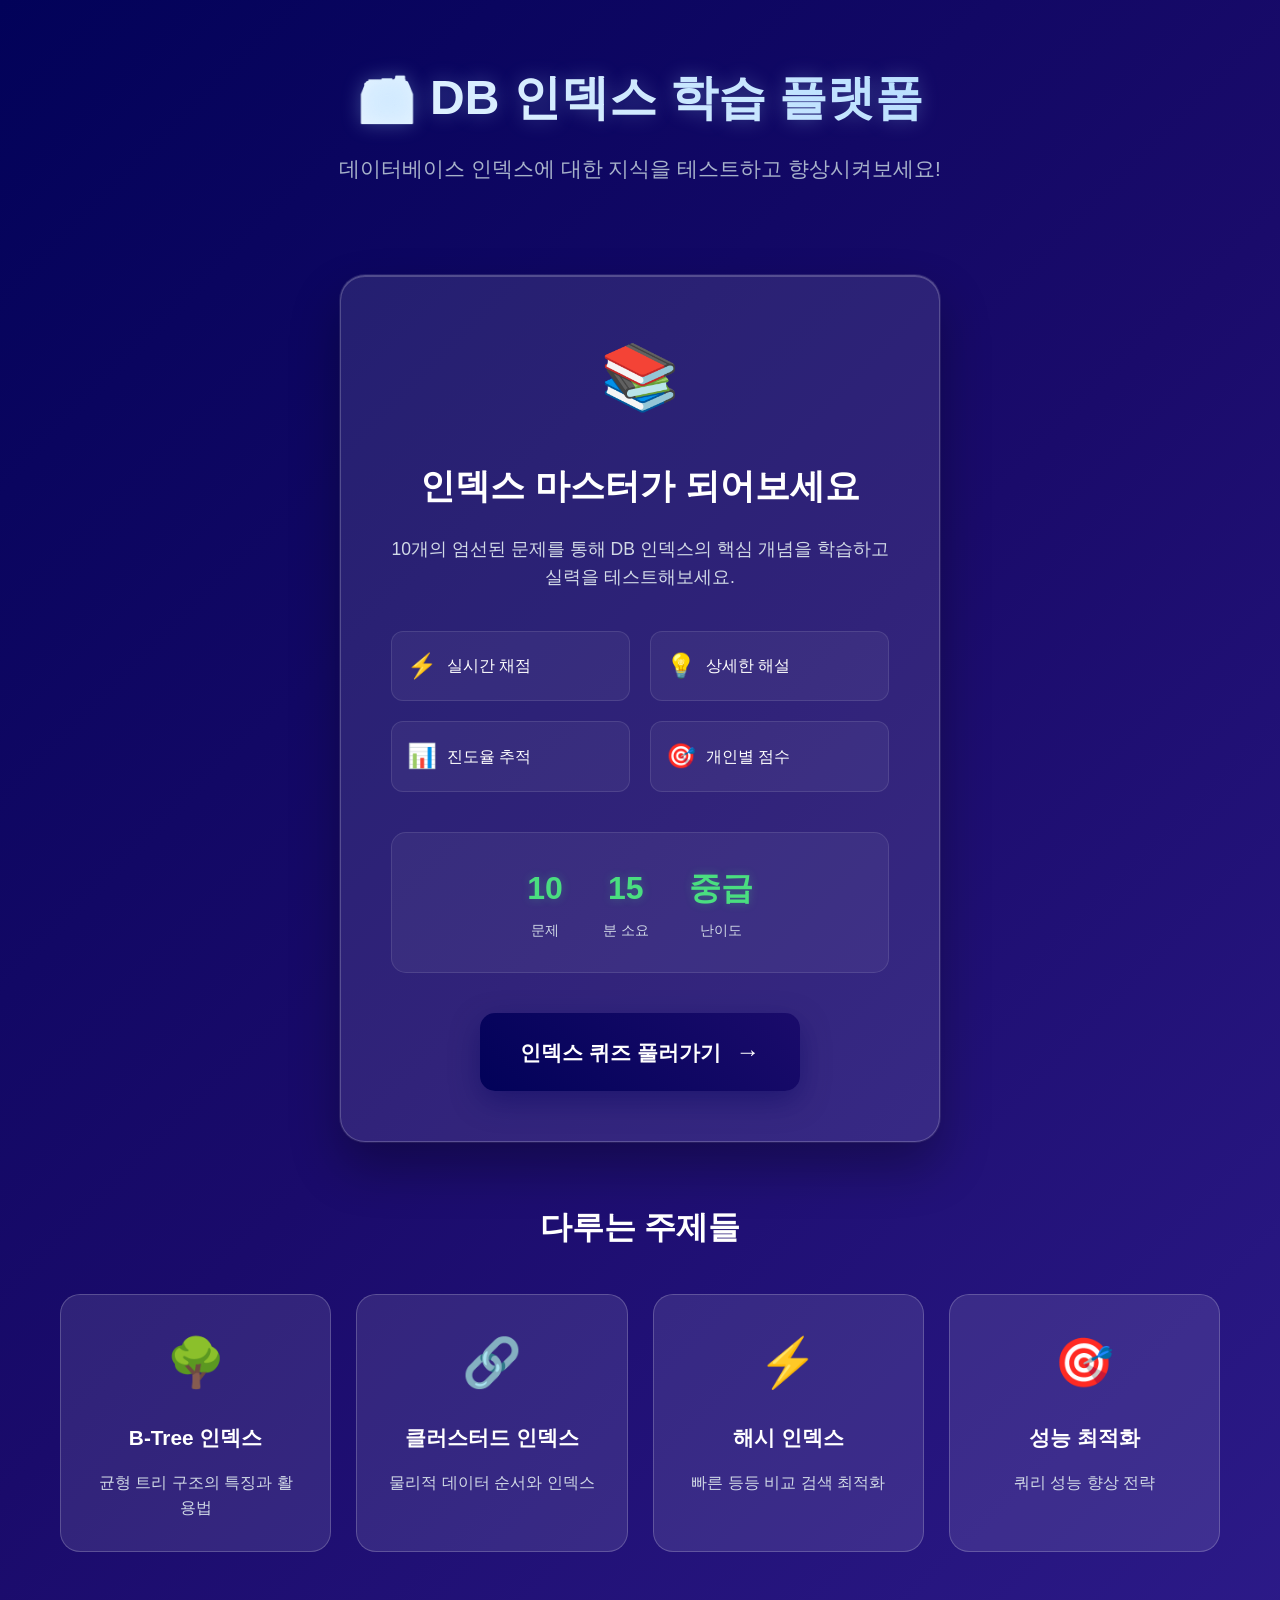
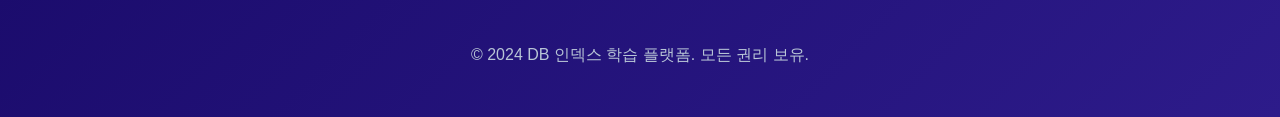
<file: index.html>
<!DOCTYPE html>
<html lang="ko" xmlns:th="http://www.thymeleaf.org">
<head>
    <meta charset="UTF-8">
    <meta name="viewport" content="width=device-width, initial-scale=1.0">
    <title>DB 인덱스 퀴즈 사이트</title>
    <link rel="stylesheet" href="home-style.css">
</head>
<body>
    <div class="container">
        <header>
            <h1>🗃️ DB 인덱스 학습 플랫폼</h1>
            <p>데이터베이스 인덱스에 대한 지식을 테스트하고 향상시켜보세요!</p>
        </header>

        <div class="main-content">
            <div class="hero-section">
                <div class="hero-card">
                    <div class="icon">📚</div>
                    <h2>인덱스 마스터가 되어보세요</h2>
                    <p>10개의 엄선된 문제를 통해 DB 인덱스의 핵심 개념을 학습하고 실력을 테스트해보세요.</p>
                    
                    <div class="features">
                        <div class="feature">
                            <span class="feature-icon">⚡</span>
                            <span>실시간 채점</span>
                        </div>
                        <div class="feature">
                            <span class="feature-icon">💡</span>
                            <span>상세한 해설</span>
                        </div>
                        <div class="feature">
                            <span class="feature-icon">📊</span>
                            <span>진도율 추적</span>
                        </div>
                        <div class="feature">
                            <span class="feature-icon">🎯</span>
                            <span>개인별 점수</span>
                        </div>
                    </div>

                    <div class="quiz-info">
                        <div class="info-item">
                            <strong th:text="${totalQuestions ?: 10}">10</strong>
                            <span>문제</span>
                        </div>
                        <div class="info-item">
                            <strong>15</strong>
                            <span>분 소요</span>
                        </div>
                        <div class="info-item">
                            <strong>중급</strong>
                            <span>난이도</span>
                        </div>
                    </div>

                    <a href="quiz.html" class="start-quiz-btn">
                        <span>인덱스 퀴즈 풀러가기</span>
                        <span class="btn-arrow">→</span>
                    </a>
                </div>
            </div>

            <div class="topics-section">
                <h3>다루는 주제들</h3>
                <div class="topics-grid">
                    <div class="topic-card">
                        <div class="topic-icon">🌳</div>
                        <h4>B-Tree 인덱스</h4>
                        <p>균형 트리 구조의 특징과 활용법</p>
                    </div>
                    <div class="topic-card">
                        <div class="topic-icon">🔗</div>
                        <h4>클러스터드 인덱스</h4>
                        <p>물리적 데이터 순서와 인덱스</p>
                    </div>
                    <div class="topic-card">
                        <div class="topic-icon">⚡</div>
                        <h4>해시 인덱스</h4>
                        <p>빠른 등등 비교 검색 최적화</p>
                    </div>
                    <div class="topic-card">
                        <div class="topic-icon">🎯</div>
                        <h4>성능 최적화</h4>
                        <p>쿼리 성능 향상 전략</p>
                    </div>
                </div>
            </div>
        </div>

        <footer>
            <p>© 2024 DB 인덱스 학습 플랫폼. 모든 권리 보유.</p>
        </footer>
    </div>

    <script src="home-script.js"></script>
</body>
</html>
</file>
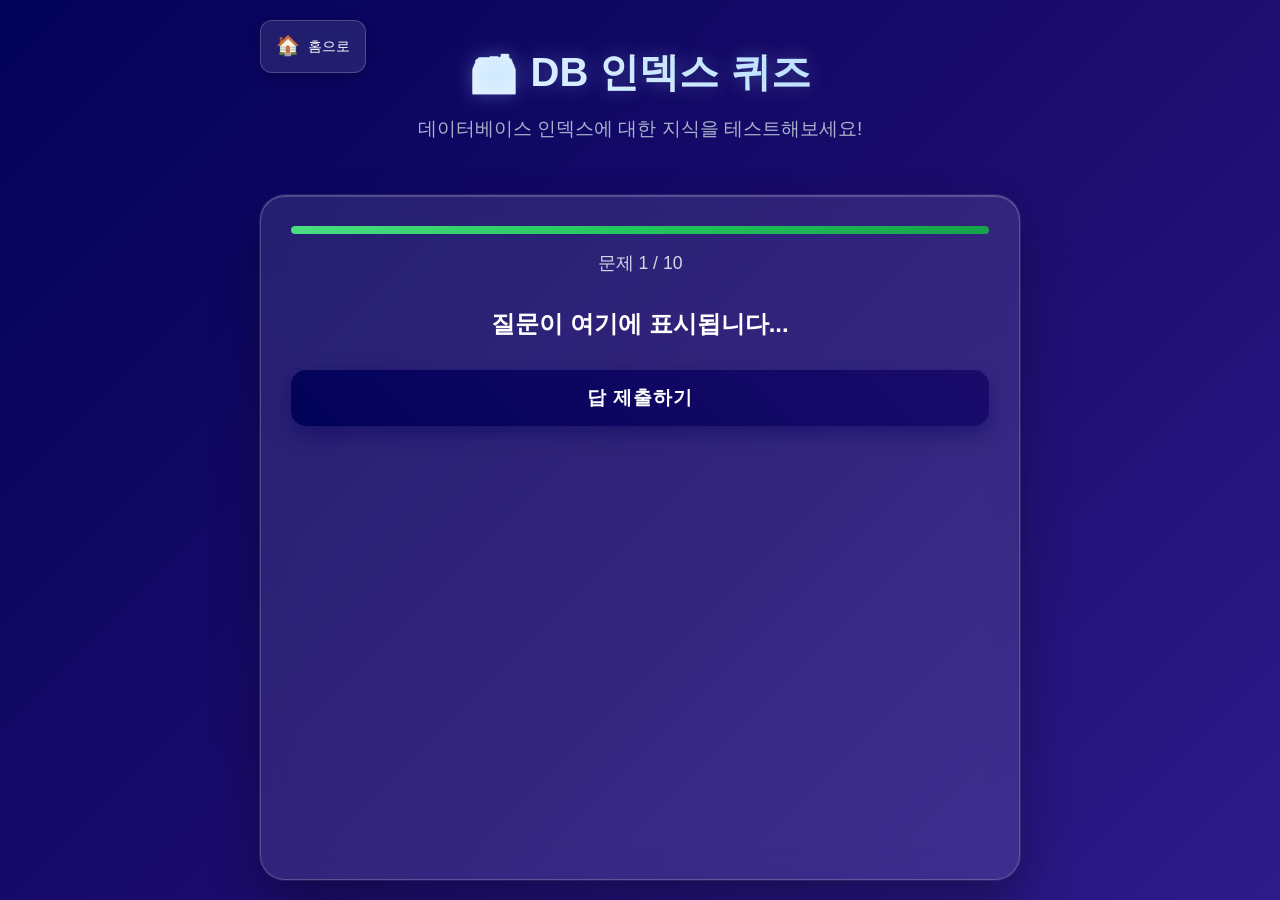
<file: quiz.html>
<!DOCTYPE html>
<html lang="ko" xmlns:th="http://www.thymeleaf.org">
<head>
    <meta charset="UTF-8">
    <meta name="viewport" content="width=device-width, initial-scale=1.0">
    <title>DB 인덱스 퀴즈</title>
    <link rel="stylesheet" href="style.css">
</head>
<body>
    <div class="container">
        <!-- 홈으로 돌아가기 버튼 -->
        <div class="home-button-container">
            <a href="index.html" class="home-btn">
                <span class="home-icon">🏠</span>
                <span>홈으로</span>
            </a>
        </div>

        <header>
            <h1>🗃️ DB 인덱스 퀴즈</h1>
            <p>데이터베이스 인덱스에 대한 지식을 테스트해보세요!</p>
        </header>

        <div class="quiz-container" id="quizContainer">
            <div class="quiz-header">
                <div class="progress-bar">
                    <div class="progress" id="progress"></div>
                </div>
                <p class="question-number">
                    문제 <span id="currentQuestion">1</span> / <span id="totalQuestions" th:text="${#lists.size(quizData)}">10</span>
                </p>
            </div>

            <div class="question-container">
                <h2 id="questionText">질문이 여기에 표시됩니다...</h2>
                
                <div class="options" id="optionsContainer">
                    <!-- 선택지들이 동적으로 추가됩니다 -->
                </div>
                
                <button class="submit-btn" id="submitBtn" onclick="submitAnswer()">답 제출하기</button>
            </div>

            <div class="result-container" id="resultContainer" style="display: none;">
                <div class="result-message" id="resultMessage"></div>
                <div class="explanation" id="explanation">
                    <h3>💡 해설</h3>
                    <div class="explanation-content" id="explanationContent">
                        <!-- 해설 내용과 이미지가 여기에 표시됩니다 -->
                    </div>
                </div>
                <button class="next-btn" id="nextBtn" onclick="nextQuestion()">다음 문제</button>
            </div>
        </div>

        <div class="final-result" id="finalResult" style="display: none;">
            <h2>🎉 퀴즈 완료!</h2>
            <div class="score">
                <p>총 점수: <span id="finalScore">0</span> / <span id="finalTotal" th:text="${#lists.size(quizData)}">10</span></p>
                <p class="score-percentage" id="scorePercentage">0%</p>
            </div>
            <div class="final-buttons">
                <button class="restart-btn" onclick="restartQuiz()">다시 시작</button>
                <a href="index.html" class="home-return-btn">홈으로 돌아가기</a>
            </div>
        </div>
    </div>

    <!-- Thymeleaf로 퀴즈 데이터 전달 (fallback 데이터 포함) -->
    <script th:inline="javascript">
        // 서버에서 전달받은 퀴즈 데이터 (없으면 기본 데이터 사용)
        const serverQuizData = /*[[${quizData}]]*/ null;
        
        // 기본 예시 퀴즈 데이터 (서버 데이터가 없을 때 사용)
        const defaultQuizData = [
            {
                question: "데이터베이스 인덱스의 주요 목적은 무엇입니까?",
                options: [
                    "데이터의 저장 공간을 줄이기 위해서",
                    "쿼리의 검색 속도를 향상시키기 위해서",
                    "데이터의 보안을 강화하기 위해서",
                    "데이터베이스의 백업을 용이하게 하기 위해서"
                ],
                correct: 1,
                explanation: "인덱스의 주요 목적은 쿼리의 검색 속도를 향상시키는 것입니다. 인덱스는 테이블의 특정 컬럼에 대한 빠른 접근 경로를 제공하여 데이터 검색 시간을 단축시킵니다.",
                explanationImage: null
            },
            {
                question: "B-Tree 인덱스의 특징으로 올바른 것은?",
                options: [
                    "모든 리프 노드가 같은 레벨에 위치한다",
                    "범위 검색에 적합하지 않다",
                    "삽입과 삭제 시 트리의 균형이 유지되지 않는다"
                ],
                correct: 0,
                explanation: "B-Tree 인덱스는 균형 트리 구조로, 모든 리프 노드가 같은 레벨에 위치합니다. 이는 모든 검색 경로의 길이가 동일함을 보장하여 일관된 성능을 제공합니다.",
                explanationImage: "/images/btree-structure.png"
            },
            {
                question: "다음 중 인덱스를 생성하면 성능 향상을 기대할 수 있는 경우는?",
                options: [
                    "WHERE 절에서 자주 사용되는 컬럼",
                    "ORDER BY 절에서 자주 사용되는 컬럼",
                    "JOIN 조건에서 자주 사용되는 컬럼",
                    "위의 모든 경우"
                ],
                correct: 3,
                explanation: "WHERE, ORDER BY, JOIN 조건에서 자주 사용되는 컬럼들은 모두 인덱스를 생성했을 때 성능 향상을 기대할 수 있습니다. 이러한 절들은 데이터 접근 패턴을 결정하기 때문입니다.",
                explanationImage: "/images/index-performance.png"
            },
            {
                question: "클러스터드 인덱스(Clustered Index)의 특징은?",
                options: [
                    "테이블당 여러 개 생성할 수 있다",
                    "실제 데이터의 물리적 순서를 결정한다",
                    "별도의 저장 공간이 필요하다"
                ],
                correct: 1,
                explanation: "클러스터드 인덱스는 실제 데이터의 물리적 순서를 결정합니다. 테이블당 하나만 생성할 수 있으며, 데이터 페이지 자체가 인덱스의 리프 노드 역할을 합니다.",
                explanationImage: "/images/clustered-index.png"
            },
            {
                question: "다음 중 인덱스 사용을 방해하는 WHERE 조건은?",
                options: [
                    "WHERE age = 25",
                    "WHERE name LIKE 'John%'",
                    "WHERE UPPER(name) = 'JOHN'",
                    "WHERE age BETWEEN 20 AND 30"
                ],
                correct: 2,
                explanation: "WHERE UPPER(name) = 'JOHN'과 같이 컬럼에 함수를 적용하면 인덱스 사용이 방해됩니다. 옵티마이저가 함수 결과를 예측할 수 없어 인덱스 스캔 대신 풀 테이블 스캔을 수행할 가능성이 높습니다.",
                explanationImage: null
            },
            {
                question: "복합 인덱스(Composite Index)에서 컬럼 순서가 중요한 이유는?",
                options: [
                    "저장 공간을 절약하기 위해서",
                    "인덱스 스캔의 효율성을 높이기 위해서",
                    "데이터 타입 호환성을 위해서",
                    "백업 속도를 향상시키기 위해서"
                ],
                correct: 1,
                explanation: "복합 인덱스에서 컬럼 순서는 인덱스 스캔의 효율성에 직접적인 영향을 미칩니다. 선택도가 높은 컬럼을 앞에 배치하면 더 효율적인 검색이 가능합니다.",
                explanationImage: "/images/composite-index.png"
            },
            {
                question: "인덱스의 단점으로 올바른 것은?",
                options: [
                    "추가적인 저장 공간이 필요하다",
                    "INSERT, UPDATE, DELETE 작업이 느려질 수 있다",
                    "인덱스 유지 관리 비용이 발생한다",
                    "위의 모든 것"
                ],
                correct: 3,
                explanation: "인덱스는 추가 저장 공간을 필요로 하고, 데이터 변경 시 인덱스도 함께 갱신되어야 하므로 DML 작업이 느려질 수 있으며, 지속적인 유지 관리가 필요합니다.",
                explanationImage: null
            },
            {
                question: "해시 인덱스(Hash Index)의 특징은?",
                options: [
                    "범위 검색에 매우 효율적이다",
                    "등등 비교(=) 검색에 매우 빠르다",
                    "ORDER BY 절에서 정렬을 피할 수 있다",
                    "B-Tree보다 저장 공간을 많이 사용한다"
                ],
                correct: 1,
                explanation: "해시 인덱스는 등등 비교(=) 검색에서 O(1)의 시간복잡도로 매우 빠른 성능을 제공합니다. 하지만 범위 검색이나 정렬에는 적합하지 않습니다.",
                explanationImage: "/images/hash-index.png"
            },
            {
                question: "다음 중 인덱스 힌트(Index Hint)를 사용하는 이유는?",
                options: [
                    "옵티마이저의 잘못된 실행 계획을 수정하기 위해",
                    "인덱스 생성 속도를 높이기 위해",
                    "메모리 사용량을 줄이기 위해"
                ],
                correct: 0,
                explanation: "인덱스 힌트는 옵티마이저가 잘못된 실행 계획을 선택했을 때, 개발자가 직접 사용할 인덱스를 지정하여 성능을 개선하기 위해 사용됩니다.",
                explanationImage: null
            },
            {
                question: "인덱스 스캔 방식 중 'Index Full Scan'의 특징은?",
                options: [
                    "인덱스의 루트에서 리프까지만 스캔한다",
                    "인덱스의 모든 리프 블록을 순차적으로 읽는다",
                    "특정 키 값만을 찾아서 스캔한다",
                    "인덱스를 역순으로 스캔한다"
                ],
                correct: 1,
                explanation: "Index Full Scan은 인덱스의 모든 리프 블록을 순차적으로 읽는 방식입니다. 주로 인덱스에 포함된 모든 컬럼이 SELECT나 WHERE 절에서 사용될 때 발생합니다.",
                explanationImage: "/images/index-scan-types.png"
            }
        ];
        
        // 실제 사용할 퀴즈 데이터 결정 (서버 데이터 우선, 없으면 기본 데이터)
        const quizData = serverQuizData && serverQuizData.length > 0 ? serverQuizData : defaultQuizData;
        
        // 개발자 도구에서 데이터 소스 확인 가능
        console.log('퀴즈 데이터 소스:', serverQuizData ? '서버에서 전달받음' : '기본 예시 데이터 사용');
        console.log('퀴즈 문제 수:', quizData.length);
    </script>
    <script src="script.js"></script>
</body>
</html>
</file>
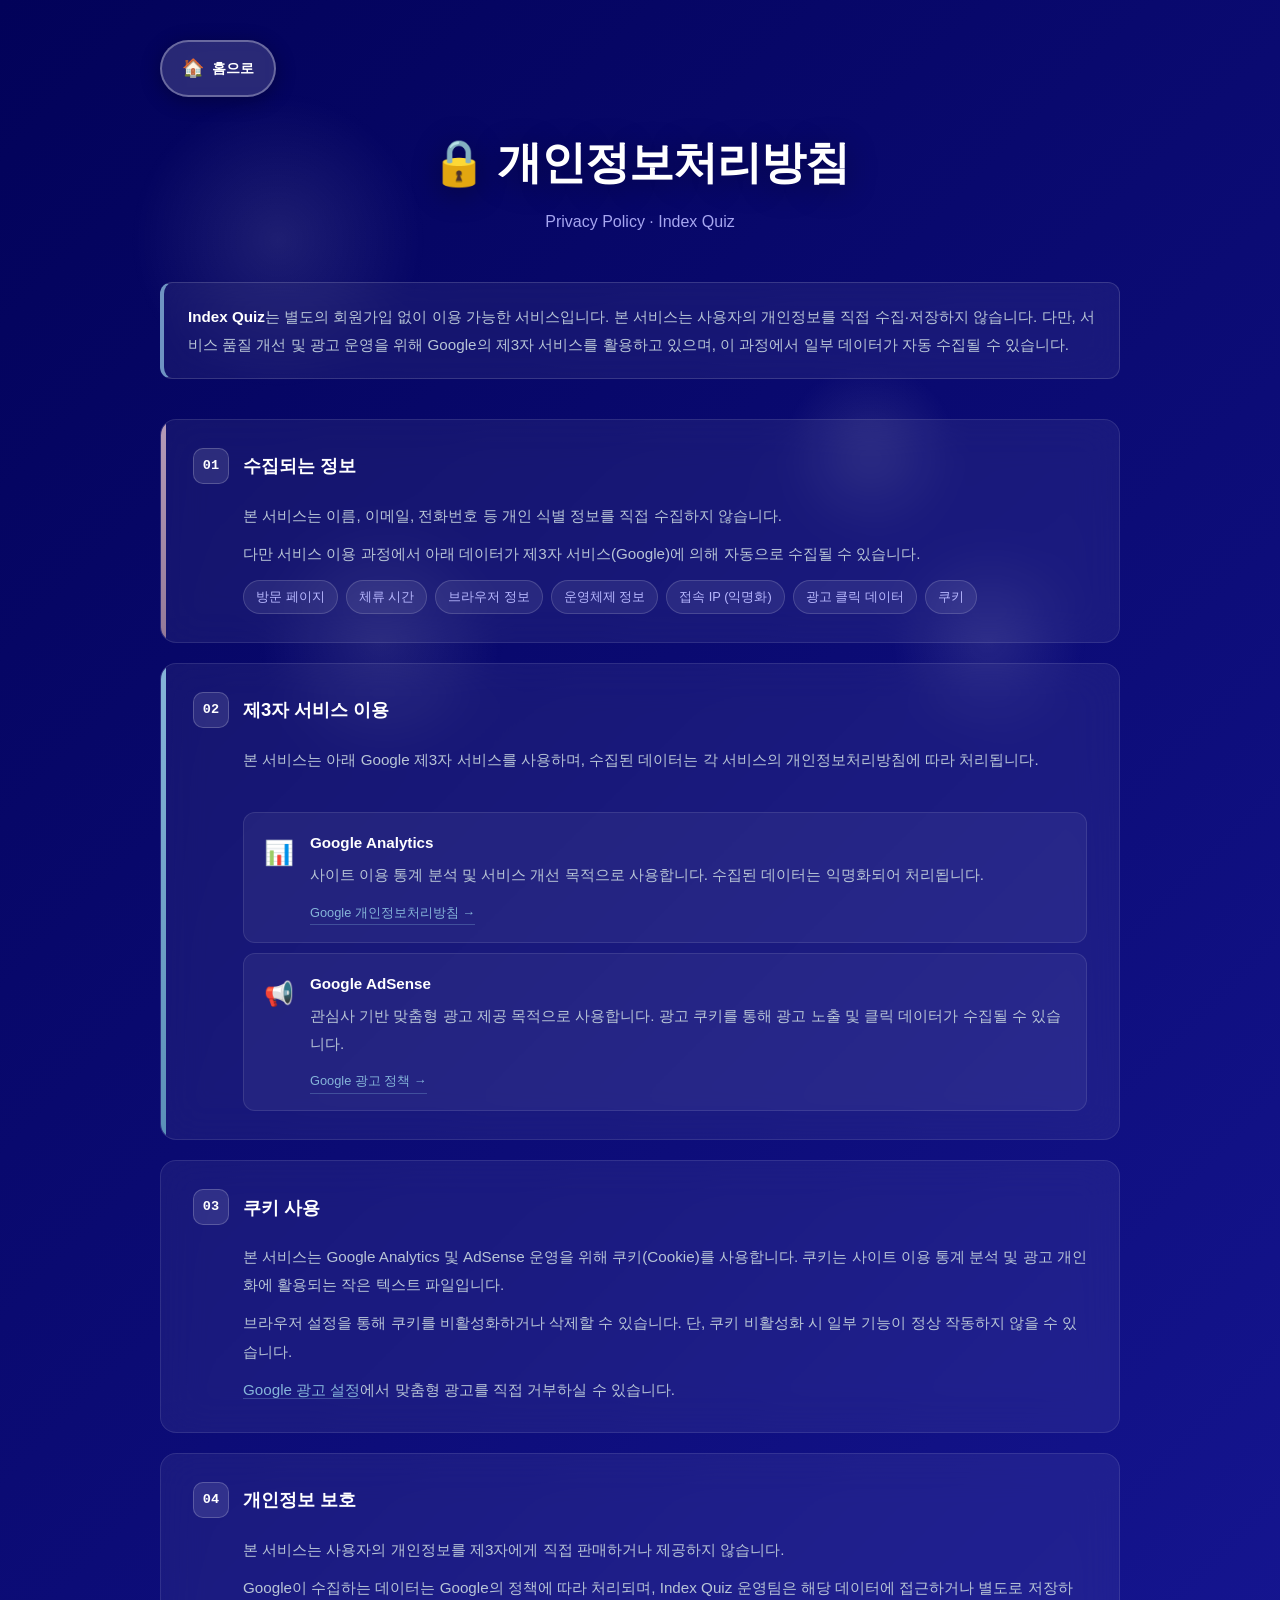
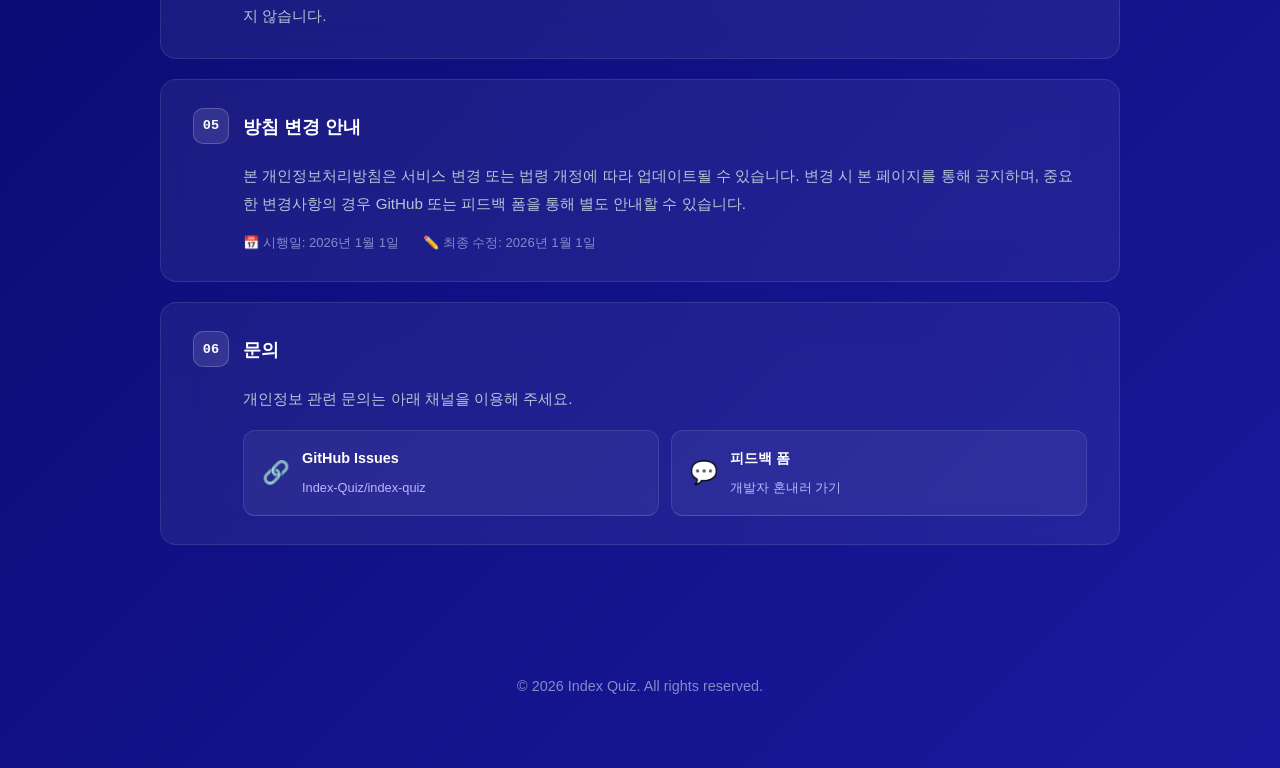
<file: src/main/resources/static/privacy.html>
<!DOCTYPE html>
<html lang="ko">
<head>
    <meta charset="UTF-8">
    <meta name="naver-site-verification" content="a17c55cd81ff8e7b42414992e4e9679ee691df4e" />
    <meta name="viewport" content="width=device-width, initial-scale=1.0">
    <meta name="description" content="Index Quiz 개인정보처리방침 - 별도의 회원가입 없이 이용 가능한 MySQL 인덱스 퀴즈 서비스의 개인정보 처리에 관한 안내입니다.">
    <meta property="og:type" content="website">
    <meta property="og:title" content="개인정보처리방침 - Index Quiz">
    <meta property="og:description" content="Index Quiz 서비스의 개인정보 처리에 관한 안내입니다.">
    <meta property="og:url" content="https://index-quiz.com/privacy">
    <meta property="og:site_name" content="Index Quiz">
    <meta property="og:locale" content="ko_KR">
    <link rel="canonical" href="https://index-quiz.com/privacy">
    <title>개인정보처리방침 - Index Quiz</title>
    <link rel="icon" type="image/png"
          href="https://quiz-solution-images.s3.ap-northeast-2.amazonaws.com/index-quiz-logo.png">
    <link rel="stylesheet" href="home-style.css">
    <style>
        /* ===== 개인정보처리방침 전용 스타일 ===== */

        .privacy-header {
            text-align: center;
            margin-bottom: 48px;
            animation: fadeInDown 1s ease;
        }

        .privacy-header h1 {
            font-size: clamp(1.8rem, 4vw, 2.8rem);
            font-weight: 800;
            color: #ffffff;
            letter-spacing: -1px;
            text-shadow: 0 4px 30px rgba(0, 0, 0, 0.4);
            margin-bottom: 12px;
        }

        .privacy-header .subtitle {
            font-size: 1rem;
            color: #b8b8ff;
        }

        /* 요약 배너 */
        .summary-banner {
            background: rgba(255, 255, 255, 0.06);
            backdrop-filter: blur(20px);
            border: 1px solid rgba(255, 255, 255, 0.15);
            border-left: 4px solid rgba(134, 181, 217, 0.8);
            border-radius: 12px;
            padding: 20px 24px;
            margin-bottom: 40px;
            color: #b8c5d6;
            font-size: 0.95rem;
            line-height: 1.8;
            animation: fadeInUp 1s ease 0.2s both;
        }

        .summary-banner strong {
            color: #ffffff;
        }

        /* 섹션 카드 */
        .privacy-card {
            background: rgba(255, 255, 255, 0.06);
            backdrop-filter: blur(20px);
            border-radius: 16px;
            border: 1px solid rgba(255, 255, 255, 0.1);
            padding: 28px 32px;
            margin-bottom: 20px;
            animation: fadeInUp 1s ease both;
            transition: all 0.3s ease;
            position: relative;
            overflow: hidden;
        }

        .privacy-card::before {
            content: '';
            position: absolute;
            left: 0;
            top: 0;
            width: 5px;
            height: 100%;
            border-radius: 4px 0 0 4px;
        }

        .privacy-card:nth-child(1) { animation-delay: 0.1s; }
        .privacy-card:nth-child(2) { animation-delay: 0.15s; }
        .privacy-card:nth-child(3) { animation-delay: 0.2s; }
        .privacy-card:nth-child(4) { animation-delay: 0.25s; }
        .privacy-card:nth-child(5) { animation-delay: 0.3s; }
        .privacy-card:nth-child(6) { animation-delay: 0.35s; }

        .privacy-card:nth-child(1)::before { background: linear-gradient(180deg, #86b5d9, #5a8fb8); }
        .privacy-card:nth-child(2)::before { background: linear-gradient(180deg, #9db8cf, #7499b8); }
        .privacy-card:nth-child(3)::before { background: linear-gradient(180deg, #b8a5c9, #9580a8); }
        .privacy-card:nth-child(4)::before { background: linear-gradient(180deg, #c9b58a, #a89468); }
        .privacy-card:nth-child(5)::before { background: linear-gradient(180deg, #b59bb8, #947998); }
        .privacy-card:nth-child(6)::before { background: linear-gradient(180deg, #86b5d9, #5a8fb8); }

        .privacy-card:hover {
            background: rgba(255, 255, 255, 0.09);
            border-color: rgba(255, 255, 255, 0.18);
            transform: translateX(6px);
            box-shadow: 0 8px 30px rgba(0, 0, 0, 0.25);
        }

        .card-header {
            display: flex;
            align-items: center;
            gap: 14px;
            margin-bottom: 18px;
        }

        .card-number {
            display: flex;
            align-items: center;
            justify-content: center;
            width: 36px;
            height: 36px;
            background: rgba(255, 255, 255, 0.1);
            border: 1px solid rgba(255, 255, 255, 0.2);
            border-radius: 10px;
            font-size: 0.85rem;
            font-weight: 700;
            color: #ffffff;
            flex-shrink: 0;
            font-family: monospace;
        }

        .card-title {
            font-size: 1.15rem;
            font-weight: 700;
            color: #ffffff;
        }

        .card-body {
            color: #b8c5d6;
            font-size: 0.95rem;
            line-height: 1.85;
            padding-left: 50px;
        }

        .card-body p {
            margin-bottom: 10px;
        }

        .card-body p:last-child {
            margin-bottom: 0;
        }

        .card-body a {
            color: #86b5d9;
            text-decoration: none;
            border-bottom: 1px solid rgba(134, 181, 217, 0.3);
            transition: all 0.2s;
        }

        .card-body a:hover {
            color: #b8d9f0;
            border-bottom-color: rgba(134, 181, 217, 0.7);
        }

        /* 태그 리스트 */
        .tag-list {
            display: flex;
            flex-wrap: wrap;
            gap: 8px;
            margin-top: 12px;
        }

        .tag {
            padding: 4px 12px;
            background: rgba(255, 255, 255, 0.08);
            border: 1px solid rgba(255, 255, 255, 0.15);
            border-radius: 20px;
            font-size: 0.8rem;
            color: #b8b8ff;
            font-weight: 500;
        }

        /* 서비스 아이템 */
        .service-item {
            display: flex;
            gap: 16px;
            padding: 16px 20px;
            background: rgba(255, 255, 255, 0.05);
            border: 1px solid rgba(255, 255, 255, 0.1);
            border-radius: 12px;
            margin-bottom: 10px;
            transition: all 0.3s ease;
        }

        .service-item:last-child {
            margin-bottom: 0;
        }

        .service-item:hover {
            background: rgba(255, 255, 255, 0.08);
            border-color: rgba(255, 255, 255, 0.18);
        }

        .service-icon {
            font-size: 1.5rem;
            flex-shrink: 0;
            margin-top: 2px;
        }

        .service-info h4 {
            font-size: 0.95rem;
            font-weight: 700;
            color: #ffffff;
            margin-bottom: 4px;
        }

        .service-info p {
            margin-bottom: 8px !important;
        }

        .service-link {
            display: inline-flex;
            align-items: center;
            gap: 4px;
            font-size: 0.8rem;
            color: #86b5d9 !important;
            text-decoration: none;
            border-bottom: 1px solid rgba(134, 181, 217, 0.3) !important;
            transition: all 0.2s;
        }

        .service-link:hover {
            color: #b8d9f0 !important;
            border-bottom-color: rgba(134, 181, 217, 0.7) !important;
        }

        /* 문의 그리드 */
        .contact-grid {
            display: grid;
            grid-template-columns: 1fr 1fr;
            gap: 12px;
        }

        .contact-item {
            display: flex;
            align-items: center;
            gap: 12px;
            padding: 14px 18px;
            background: rgba(255, 255, 255, 0.05);
            border: 1px solid rgba(255, 255, 255, 0.1);
            border-radius: 12px;
            text-decoration: none;
            transition: all 0.3s ease;
            color: #ffffff;
        }

        .contact-item:hover {
            background: rgba(255, 255, 255, 0.1);
            border-color: rgba(255, 255, 255, 0.25);
            transform: translateY(-2px);
            box-shadow: 0 6px 20px rgba(0, 0, 0, 0.2);
        }

        .contact-icon {
            font-size: 1.4rem;
        }

        .contact-text strong {
            display: block;
            font-size: 0.9rem;
            font-weight: 700;
            color: #ffffff;
            margin-bottom: 2px;
        }

        .contact-text span {
            font-size: 0.8rem;
            color: #b8b8ff;
        }

        /* 메타 정보 */
        .meta-info {
            display: flex;
            gap: 24px;
            flex-wrap: wrap;
            margin-top: 14px;
            padding-left: 50px;
        }

        .meta-item {
            font-size: 0.82rem;
            color: #8888cc;
        }

        /* 반응형 */
        @media (max-width: 560px) {
            .contact-grid {
                grid-template-columns: 1fr;
            }
            .privacy-card {
                padding: 22px 20px;
            }
            .card-body {
                padding-left: 0;
            }
            .meta-info {
                padding-left: 0;
            }
        }
    </style>
</head>
<body>

<div class="container">
    <!-- 배경 애니메이션 -->
    <div class="background-animation">
        <div class="floating-circle"></div>
        <div class="floating-circle"></div>
        <div class="floating-circle"></div>
        <div class="floating-circle"></div>
    </div>

    <!-- 홈으로 돌아가기 탭 (기존 header-links 스타일 재사용) -->
    <div class="header-links" style="margin-bottom: 30px; position: relative; z-index: 10;">
        <div class="top-links-left">
            <a href="/" class="top-link-button">
                <span class="link-icon">🏠</span>
                <span class="link-text">홈으로</span>
            </a>
        </div>
        <div class="top-links-right"></div>
    </div>

    <!-- 헤더 -->
    <div class="privacy-header">
        <h1>🔒 개인정보처리방침</h1>
        <p class="subtitle">Privacy Policy · Index Quiz</p>
    </div>

    <!-- 요약 배너 -->
    <div class="summary-banner">
        <strong>Index Quiz</strong>는 별도의 회원가입 없이 이용 가능한 서비스입니다.
        본 서비스는 사용자의 개인정보를 직접 수집·저장하지 않습니다. 다만, 서비스 품질 개선 및 광고 운영을 위해
        Google의 제3자 서비스를 활용하고 있으며, 이 과정에서 일부 데이터가 자동 수집될 수 있습니다.
    </div>

    <!-- 섹션 카드들 -->
    <div class="privacy-card">
        <div class="card-header">
            <div class="card-number">01</div>
            <div class="card-title">수집되는 정보</div>
        </div>
        <div class="card-body">
            <p>본 서비스는 이름, 이메일, 전화번호 등 개인 식별 정보를 직접 수집하지 않습니다.</p>
            <p>다만 서비스 이용 과정에서 아래 데이터가 제3자 서비스(Google)에 의해 자동으로 수집될 수 있습니다.</p>
            <div class="tag-list">
                <span class="tag">방문 페이지</span>
                <span class="tag">체류 시간</span>
                <span class="tag">브라우저 정보</span>
                <span class="tag">운영체제 정보</span>
                <span class="tag">접속 IP (익명화)</span>
                <span class="tag">광고 클릭 데이터</span>
                <span class="tag">쿠키</span>
            </div>
        </div>
    </div>

    <div class="privacy-card">
        <div class="card-header">
            <div class="card-number">02</div>
            <div class="card-title">제3자 서비스 이용</div>
        </div>
        <div class="card-body">
            <p>본 서비스는 아래 Google 제3자 서비스를 사용하며, 수집된 데이터는 각 서비스의 개인정보처리방침에 따라 처리됩니다.</p>
            <br>
            <div class="service-item">
                <div class="service-icon">📊</div>
                <div class="service-info">
                    <h4>Google Analytics</h4>
                    <p>사이트 이용 통계 분석 및 서비스 개선 목적으로 사용합니다. 수집된 데이터는 익명화되어 처리됩니다.</p>
                    <a href="https://policies.google.com/privacy" target="_blank" class="service-link">Google 개인정보처리방침 →</a>
                </div>
            </div>
            <div class="service-item">
                <div class="service-icon">📢</div>
                <div class="service-info">
                    <h4>Google AdSense</h4>
                    <p>관심사 기반 맞춤형 광고 제공 목적으로 사용합니다. 광고 쿠키를 통해 광고 노출 및 클릭 데이터가 수집될 수 있습니다.</p>
                    <a href="https://policies.google.com/technologies/ads" target="_blank" class="service-link">Google 광고 정책 →</a>
                </div>
            </div>
        </div>
    </div>

    <div class="privacy-card">
        <div class="card-header">
            <div class="card-number">03</div>
            <div class="card-title">쿠키 사용</div>
        </div>
        <div class="card-body">
            <p>본 서비스는 Google Analytics 및 AdSense 운영을 위해 쿠키(Cookie)를 사용합니다. 쿠키는 사이트 이용 통계 분석 및 광고 개인화에 활용되는 작은 텍스트 파일입니다.</p>
            <p>브라우저 설정을 통해 쿠키를 비활성화하거나 삭제할 수 있습니다. 단, 쿠키 비활성화 시 일부 기능이 정상 작동하지 않을 수 있습니다.</p>
            <p><a href="https://adssettings.google.com/" target="_blank">Google 광고 설정</a>에서 맞춤형 광고를 직접 거부하실 수 있습니다.</p>
        </div>
    </div>

    <div class="privacy-card">
        <div class="card-header">
            <div class="card-number">04</div>
            <div class="card-title">개인정보 보호</div>
        </div>
        <div class="card-body">
            <p>본 서비스는 사용자의 개인정보를 제3자에게 직접 판매하거나 제공하지 않습니다.</p>
            <p>Google이 수집하는 데이터는 Google의 정책에 따라 처리되며, Index Quiz 운영팀은 해당 데이터에 접근하거나 별도로 저장하지 않습니다.</p>
        </div>
    </div>

    <div class="privacy-card">
        <div class="card-header">
            <div class="card-number">05</div>
            <div class="card-title">방침 변경 안내</div>
        </div>
        <div class="card-body">
            <p>본 개인정보처리방침은 서비스 변경 또는 법령 개정에 따라 업데이트될 수 있습니다. 변경 시 본 페이지를 통해 공지하며, 중요한 변경사항의 경우 GitHub 또는 피드백 폼을 통해 별도 안내할 수 있습니다.</p>
        </div>
        <div class="meta-info">
            <span class="meta-item">📅 시행일: 2026년 1월 1일</span>
            <span class="meta-item">✏️ 최종 수정: 2026년 1월 1일</span>
        </div>
    </div>

    <div class="privacy-card">
        <div class="card-header">
            <div class="card-number">06</div>
            <div class="card-title">문의</div>
        </div>
        <div class="card-body">
            <p style="margin-bottom: 16px;">개인정보 관련 문의는 아래 채널을 이용해 주세요.</p>
            <div class="contact-grid">
                <a href="https://github.com/Index-Quiz/index-quiz/issues" target="_blank" class="contact-item">
                    <div class="contact-icon">🔗</div>
                    <div class="contact-text">
                        <strong>GitHub Issues</strong>
                        <span>Index-Quiz/index-quiz</span>
                    </div>
                </a>
                <a href="https://forms.gle/FEWskbQnBbfbQXcP8" target="_blank" class="contact-item">
                    <div class="contact-icon">💬</div>
                    <div class="contact-text">
                        <strong>피드백 폼</strong>
                        <span>개발자 혼내러 가기</span>
                    </div>
                </a>
            </div>
        </div>
    </div>

    <footer>
        <p>&copy; 2026 Index Quiz. All rights reserved.</p>
    </footer>
</div>

</body>
</html>
</file>
<file: home-style.css>
* {
    margin: 0;
    padding: 0;
    box-sizing: border-box;
}

body {
    font-family: 'Segoe UI', Tahoma, Geneva, Verdana, sans-serif;
    background: linear-gradient(135deg, #020259 0%, #1a0b6b 50%, #2d1b8a 100%);
    min-height: 100vh;
    color: #ffffff;
    line-height: 1.6;
}

.container {
    max-width: 1200px;
    margin: 0 auto;
    padding: 20px;
    min-height: 100vh;
    display: flex;
    flex-direction: column;
}

header {
    text-align: center;
    margin-bottom: 50px;
    padding: 40px 20px;
    animation: fadeInDown 1s ease;
}

header h1 {
    font-size: 3rem;
    margin-bottom: 15px;
    background: linear-gradient(45deg, #ffffff, #a8d8ff);
    -webkit-background-clip: text;
    -webkit-text-fill-color: transparent;
    background-clip: text;
    text-shadow: 0 0 20px rgba(168, 216, 255, 0.3);
}

header p {
    font-size: 1.3rem;
    color: #b8c5d6;
    opacity: 0.9;
}

.main-content {
    flex: 1;
    display: flex;
    flex-direction: column;
    gap: 60px;
}

.hero-section {
    display: flex;
    justify-content: center;
    animation: fadeInUp 1s ease 0.3s both;
}

.hero-card {
    background: rgba(255, 255, 255, 0.1);
    backdrop-filter: blur(15px);
    border-radius: 25px;
    padding: 50px;
    max-width: 600px;
    width: 100%;
    text-align: center;
    box-shadow: 
        0 25px 50px rgba(0, 0, 0, 0.3),
        0 0 0 1px rgba(255, 255, 255, 0.1),
        inset 0 1px 0 rgba(255, 255, 255, 0.2);
    border: 1px solid rgba(255, 255, 255, 0.2);
    position: relative;
    overflow: hidden;
}

.hero-card::before {
    content: '';
    position: absolute;
    top: 0;
    left: -100%;
    width: 100%;
    height: 100%;
    background: linear-gradient(90deg, transparent, rgba(255, 255, 255, 0.1), transparent);
    transition: left 0.5s;
}

.hero-card:hover::before {
    left: 100%;
}

.icon {
    font-size: 4rem;
    margin-bottom: 30px;
    animation: bounce 2s infinite;
}

.hero-card h2 {
    font-size: 2.2rem;
    margin-bottom: 20px;
    color: #ffffff;
}

.hero-card > p {
    font-size: 1.1rem;
    color: #d1d9e6;
    margin-bottom: 40px;
}

.features {
    display: grid;
    grid-template-columns: repeat(2, 1fr);
    gap: 20px;
    margin-bottom: 40px;
}

.feature {
    display: flex;
    align-items: center;
    gap: 10px;
    padding: 15px;
    background: rgba(255, 255, 255, 0.05);
    border-radius: 12px;
    border: 1px solid rgba(255, 255, 255, 0.1);
    transition: all 0.3s ease;
}

.feature:hover {
    background: rgba(255, 255, 255, 0.1);
    transform: translateY(-2px);
}

.feature-icon {
    font-size: 1.5rem;
}

.quiz-info {
    display: flex;
    justify-content: center;
    gap: 40px;
    margin-bottom: 40px;
    padding: 30px;
    background: rgba(255, 255, 255, 0.05);
    border-radius: 15px;
    border: 1px solid rgba(255, 255, 255, 0.1);
}

.info-item {
    text-align: center;
    display: flex;
    flex-direction: column;
    gap: 5px;
}

.info-item strong {
    font-size: 2rem;
    color: #4ade80;
    text-shadow: 0 0 10px rgba(74, 222, 128, 0.3);
}

.info-item span {
    color: #d1d9e6;
    font-size: 0.9rem;
}

.start-quiz-btn {
    display: inline-flex;
    align-items: center;
    gap: 15px;
    background: linear-gradient(45deg, #020259, #1a0b6b);
    color: white;
    text-decoration: none;
    padding: 20px 40px;
    border-radius: 15px;
    font-size: 1.3rem;
    font-weight: bold;
    transition: all 0.4s cubic-bezier(0.4, 0, 0.2, 1);
    box-shadow: 0 10px 30px rgba(2, 2, 89, 0.4);
    position: relative;
    overflow: hidden;
}

.start-quiz-btn::before {
    content: '';
    position: absolute;
    top: 0;
    left: -100%;
    width: 100%;
    height: 100%;
    background: linear-gradient(90deg, transparent, rgba(255, 255, 255, 0.2), transparent);
    transition: left 0.5s;
}

.start-quiz-btn:hover::before {
    left: 100%;
}

.start-quiz-btn:hover {
    transform: translateY(-3px) scale(1.02);
    box-shadow: 0 15px 40px rgba(2, 2, 89, 0.6);
}

.btn-arrow {
    font-size: 1.5rem;
    transition: transform 0.3s ease;
}

.start-quiz-btn:hover .btn-arrow {
    transform: translateX(5px);
}

.topics-section {
    animation: fadeInUp 1s ease 0.6s both;
}

.topics-section h3 {
    text-align: center;
    font-size: 2rem;
    margin-bottom: 40px;
    color: #ffffff;
}

.topics-grid {
    display: grid;
    grid-template-columns: repeat(auto-fit, minmax(250px, 1fr));
    gap: 25px;
}

.topic-card {
    background: rgba(255, 255, 255, 0.1);
    backdrop-filter: blur(10px);
    border-radius: 20px;
    padding: 30px;
    text-align: center;
    border: 1px solid rgba(255, 255, 255, 0.2);
    transition: all 0.4s cubic-bezier(0.4, 0, 0.2, 1);
    position: relative;
    overflow: hidden;
}

.topic-card::before {
    content: '';
    position: absolute;
    top: 0;
    left: -100%;
    width: 100%;
    height: 100%;
    background: linear-gradient(90deg, transparent, rgba(255, 255, 255, 0.1), transparent);
    transition: left 0.5s;
}

.topic-card:hover::before {
    left: 100%;
}

.topic-card:hover {
    transform: translateY(-5px);
    background: rgba(255, 255, 255, 0.15);
    box-shadow: 0 20px 40px rgba(0, 0, 0, 0.2);
}

.topic-icon {
    font-size: 3rem;
    margin-bottom: 20px;
    animation: float 3s ease-in-out infinite;
}

.topic-card h4 {
    font-size: 1.3rem;
    margin-bottom: 15px;
    color: #ffffff;
}

.topic-card p {
    color: #d1d9e6;
    font-size: 1rem;
}

footer {
    text-align: center;
    padding: 30px;
    margin-top: 60px;
    color: #b8c5d6;
    opacity: 0.8;
    animation: fadeIn 1s ease 1s both;
}

/* 애니메이션 */
@keyframes fadeInDown {
    from {
        opacity: 0;
        transform: translateY(-30px);
    }
    to {
        opacity: 1;
        transform: translateY(0);
    }
}

@keyframes fadeInUp {
    from {
        opacity: 0;
        transform: translateY(30px);
    }
    to {
        opacity: 1;
        transform: translateY(0);
    }
}

@keyframes fadeIn {
    from {
        opacity: 0;
    }
    to {
        opacity: 1;
    }
}

@keyframes bounce {
    0%, 20%, 50%, 80%, 100% {
        transform: translateY(0);
    }
    40% {
        transform: translateY(-10px);
    }
    60% {
        transform: translateY(-5px);
    }
}

@keyframes float {
    0%, 100% {
        transform: translateY(0px);
    }
    50% {
        transform: translateY(-10px);
    }
}

/* 반응형 디자인 */
@media (max-width: 768px) {
    header h1 {
        font-size: 2.2rem;
    }
    
    .hero-card {
        padding: 30px 25px;
        margin: 0 10px;
    }
    
    .features {
        grid-template-columns: 1fr;
        gap: 15px;
    }
    
    .quiz-info {
        flex-direction: column;
        gap: 20px;
        text-align: center;
    }
    
    .start-quiz-btn {
        font-size: 1.1rem;
        padding: 15px 30px;
    }
    
    .topics-grid {
        grid-template-columns: 1fr;
        gap: 20px;
    }
    
    .topic-card {
        padding: 25px 20px;
    }
}

@media (max-width: 480px) {
    .container {
        padding: 15px;
    }
    
    header {
        margin-bottom: 30px;
        padding: 20px 10px;
    }
    
    header h1 {
        font-size: 1.8rem;
    }
    
    header p {
        font-size: 1.1rem;
    }
    
    .hero-card {
        padding: 25px 20px;
    }
    
    .hero-card h2 {
        font-size: 1.8rem;
    }
    
    .main-content {
        gap: 40px;
    }
    
    .quiz-info {
        padding: 20px;
    }
    
    .info-item strong {
        font-size: 1.5rem;
    }
}
</file>
<file: style.css>
* {
    margin: 0;
    padding: 0;
    box-sizing: border-box;
}

body {
    font-family: 'Segoe UI', Tahoma, Geneva, Verdana, sans-serif;
    background: linear-gradient(135deg, #020259 0%, #1a0b6b 50%, #2d1b8a 100%);
    min-height: 100vh;
    color: #ffffff;
    line-height: 1.6;
}

.container {
    max-width: 800px;
    margin: 0 auto;
    padding: 20px;
    min-height: 100vh;
    display: flex;
    flex-direction: column;
    position: relative;
}

/* 홈 버튼 스타일 */
.home-button-container {
    position: absolute;
    top: 20px;
    left: 20px;
    z-index: 1000;
}

.home-btn {
    display: inline-flex;
    align-items: center;
    gap: 8px;
    background: rgba(255, 255, 255, 0.1);
    backdrop-filter: blur(10px);
    border: 1px solid rgba(255, 255, 255, 0.2);
    border-radius: 12px;
    padding: 10px 15px;
    color: white;
    text-decoration: none;
    font-size: 0.9rem;
    font-weight: 500;
    transition: all 0.3s cubic-bezier(0.4, 0, 0.2, 1);
    box-shadow: 0 4px 15px rgba(0, 0, 0, 0.2);
}

.home-btn:hover {
    background: rgba(255, 255, 255, 0.2);
    transform: translateY(-2px);
    box-shadow: 0 8px 25px rgba(0, 0, 0, 0.3);
}

.home-icon {
    font-size: 1.2rem;
    animation: float 3s ease-in-out infinite;
}

@keyframes float {
    0%, 100% { transform: translateY(0px); }
    50% { transform: translateY(-3px); }
}

header {
    text-align: center;
    margin-bottom: 30px;
    padding: 20px;
}

header h1 {
    font-size: 2.5rem;
    margin-bottom: 10px;
    background: linear-gradient(45deg, #ffffff, #a8d8ff);
    -webkit-background-clip: text;
    -webkit-text-fill-color: transparent;
    background-clip: text;
    text-shadow: 0 0 20px rgba(168, 216, 255, 0.3);
}

header p {
    font-size: 1.2rem;
    color: #b8c5d6;
    opacity: 0.9;
}

.quiz-container {
    background: rgba(255, 255, 255, 0.1);
    backdrop-filter: blur(15px);
    border-radius: 25px;
    padding: 30px;
    box-shadow: 
        0 25px 50px rgba(0, 0, 0, 0.3),
        0 0 0 1px rgba(255, 255, 255, 0.1),
        inset 0 1px 0 rgba(255, 255, 255, 0.2);
    border: 1px solid rgba(255, 255, 255, 0.2);
    flex: 1;
    position: relative;
    overflow: hidden;
    animation: slideInFromLeft 0.8s ease-out;
}

.quiz-container::before {
    content: '';
    position: absolute;
    top: 0;
    left: -100%;
    width: 100%;
    height: 100%;
    background: linear-gradient(90deg, transparent, rgba(255, 255, 255, 0.1), transparent);
    transition: left 0.5s;
}

.quiz-container:hover::before {
    left: 100%;
}

.quiz-header {
    margin-bottom: 30px;
}

.progress-bar {
    width: 100%;
    height: 8px;
    background: rgba(255, 255, 255, 0.2);
    border-radius: 4px;
    overflow: hidden;
    margin-bottom: 15px;
}

.progress {
    height: 100%;
    background: linear-gradient(90deg, #4ade80, #22c55e, #16a34a);
    border-radius: 4px;
    transition: width 0.8s cubic-bezier(0.4, 0, 0.2, 1);
    box-shadow: 0 0 15px rgba(74, 222, 128, 0.6);
    position: relative;
    overflow: hidden;
    animation: pulse 2s infinite;
}

.progress::before {
    content: '';
    position: absolute;
    top: 0;
    left: -100%;
    width: 100%;
    height: 100%;
    background: linear-gradient(90deg, transparent, rgba(255, 255, 255, 0.4), transparent);
    animation: progressShine 2s infinite;
}

@keyframes progressShine {
    0% {
        left: -100%;
    }
    100% {
        left: 100%;
    }
}

.question-number {
    text-align: center;
    font-size: 1.1rem;
    color: #d1d9e6;
}

.question-container h2 {
    font-size: 1.5rem;
    margin-bottom: 25px;
    color: #ffffff;
    text-align: center;
    line-height: 1.4;
}

.options {
    margin-bottom: 30px;
}

.option {
    background: rgba(255, 255, 255, 0.1);
    border: 2px solid rgba(255, 255, 255, 0.2);
    border-radius: 12px;
    padding: 10px 14px;
    margin-bottom: 10px;
    cursor: pointer;
    transition: all 0.4s cubic-bezier(0.4, 0, 0.2, 1);
    display: flex;
    align-items: center;
    font-size: 0.9rem;
    position: relative;
    overflow: hidden;
    backdrop-filter: blur(10px);
}

.option:hover {
    background: rgba(255, 255, 255, 0.2);
    border-color: rgba(255, 255, 255, 0.4);
    transform: translateY(-2px);
    box-shadow: 0 8px 25px rgba(0, 0, 0, 0.2);
}

.option.selected {
    background: rgba(74, 222, 128, 0.2);
    border-color: #4ade80;
    box-shadow: 0 0 20px rgba(74, 222, 128, 0.3);
}

.option.correct {
    background: rgba(34, 197, 94, 0.3);
    border-color: #22c55e;
    box-shadow: 0 0 25px rgba(34, 197, 94, 0.6);
    animation: correctAnswer 0.6s ease-out;
}

.option.incorrect {
    background: rgba(239, 68, 68, 0.3);
    border-color: #ef4444;
    box-shadow: 0 0 25px rgba(239, 68, 68, 0.6);
    animation: incorrectShake 0.6s ease-out;
}

.option.disabled {
    cursor: not-allowed;
    opacity: 0.6;
}

.option-label {
    font-weight: bold;
    margin-right: 10px;
    background: #020259;
    color: white;
    padding: 3px 8px;
    border-radius: 6px;
    min-width: 25px;
    text-align: center;
    box-shadow: 0 2px 6px rgba(2, 2, 89, 0.3);
    font-size: 0.9rem;
}

.submit-btn, .next-btn, .restart-btn {
    width: 100%;
    padding: 15px;
    font-size: 1.2rem;
    font-weight: bold;
    border: none;
    border-radius: 15px;
    cursor: pointer;
    transition: all 0.3s ease;
    text-transform: uppercase;
    letter-spacing: 1px;
}

.submit-btn {
    background: linear-gradient(45deg, #020259, #1a0b6b);
    color: white;
    box-shadow: 0 8px 20px rgba(2, 2, 89, 0.4);
}

.submit-btn:hover {
    transform: translateY(-2px);
    box-shadow: 0 12px 30px rgba(2, 2, 89, 0.6);
}

.submit-btn:disabled {
    opacity: 0.5;
    cursor: not-allowed;
    transform: none;
}

.next-btn {
    background: linear-gradient(45deg, #4ade80, #22c55e);
    color: #020259;
    box-shadow: 0 8px 20px rgba(74, 222, 128, 0.4);
}

.next-btn:hover {
    transform: translateY(-2px);
    box-shadow: 0 12px 30px rgba(74, 222, 128, 0.6);
}

.restart-btn {
    background: linear-gradient(45deg, #f59e0b, #d97706);
    color: white;
    box-shadow: 0 8px 20px rgba(245, 158, 11, 0.4);
}

.restart-btn:hover {
    transform: translateY(-2px);
    box-shadow: 0 12px 30px rgba(245, 158, 11, 0.6);
}

.final-buttons {
    display: flex;
    gap: 20px;
    justify-content: center;
    flex-wrap: wrap;
}

.home-return-btn {
    display: inline-flex;
    align-items: center;
    gap: 10px;
    background: linear-gradient(45deg, #6b7280, #4b5563);
    color: white;
    text-decoration: none;
    padding: 15px 30px;
    border-radius: 15px;
    font-size: 1.2rem;
    font-weight: bold;
    transition: all 0.4s cubic-bezier(0.4, 0, 0.2, 1);
    box-shadow: 0 8px 20px rgba(107, 114, 128, 0.4);
    text-transform: uppercase;
    letter-spacing: 1px;
}

.home-return-btn:hover {
    transform: translateY(-2px);
    box-shadow: 0 12px 30px rgba(107, 114, 128, 0.6);
    background: linear-gradient(45deg, #4b5563, #374151);
}

.home-return-btn::before {
    content: '🏠';
    font-size: 1.3rem;
}

.result-container {
    text-align: center;
    animation: fadeIn 0.5s ease;
}

.result-message {
    font-size: 1.5rem;
    font-weight: bold;
    margin-bottom: 20px;
    padding: 20px;
    border-radius: 15px;
    backdrop-filter: blur(10px);
}

.result-message.correct {
    background: rgba(34, 197, 94, 0.2);
    border: 2px solid #22c55e;
    color: #4ade80;
    box-shadow: 0 0 20px rgba(34, 197, 94, 0.3);
}

.result-message.incorrect {
    background: rgba(239, 68, 68, 0.2);
    border: 2px solid #ef4444;
    color: #fca5a5;
    box-shadow: 0 0 20px rgba(239, 68, 68, 0.3);
}

.explanation {
    background: rgba(255, 255, 255, 0.1);
    border-radius: 15px;
    padding: 20px;
    margin-bottom: 25px;
    text-align: left;
    line-height: 1.6;
    border: 1px solid rgba(255, 255, 255, 0.2);
    backdrop-filter: blur(10px);
}

.explanation h3 {
    color: #a8d8ff;
    margin-bottom: 15px;
    font-size: 1.2rem;
    display: flex;
    align-items: center;
    gap: 8px;
}

.explanation-content {
    color: #ffffff;
    line-height: 1.7;
}

.explanation-image {
    max-width: 100%;
    height: auto;
    border-radius: 12px;
    margin: 15px 0;
    box-shadow: 0 8px 25px rgba(0, 0, 0, 0.3);
    border: 2px solid rgba(255, 255, 255, 0.2);
    transition: all 0.3s ease;
    cursor: pointer;
}

.explanation-image:hover {
    transform: scale(1.02);
    box-shadow: 0 12px 35px rgba(0, 0, 0, 0.4);
}

.image-placeholder {
    background: rgba(255, 255, 255, 0.05);
    border: 2px dashed rgba(255, 255, 255, 0.3);
    border-radius: 12px;
    padding: 40px;
    text-align: center;
    margin: 15px 0;
    color: #a8d8ff;
    font-style: italic;
}

.final-result {
    text-align: center;
    animation: bounceIn 1s ease;
}

.final-result h2 {
    font-size: 2.2rem;
    margin-bottom: 30px;
    background: linear-gradient(45deg, #4ade80, #22c55e, #16a34a);
    -webkit-background-clip: text;
    -webkit-text-fill-color: transparent;
    background-clip: text;
    animation: slideInFromLeft 0.8s ease-out;
    background-size: 200% 200%;
    animation: gradientShift 3s ease infinite;
}

@keyframes gradientShift {
    0% { background-position: 0% 50%; }
    50% { background-position: 100% 50%; }
    100% { background-position: 0% 50%; }
}

.score {
    background: rgba(255, 255, 255, 0.15);
    border-radius: 25px;
    padding: 35px;
    margin-bottom: 30px;
    backdrop-filter: blur(15px);
    border: 2px solid rgba(255, 255, 255, 0.2);
    box-shadow: 
        0 25px 50px rgba(0, 0, 0, 0.3),
        inset 0 1px 0 rgba(255, 255, 255, 0.2);
    animation: slideInFromRight 0.8s ease-out;
    position: relative;
    overflow: hidden;
}

.score::before {
    content: '';
    position: absolute;
    top: -50%;
    left: -50%;
    width: 200%;
    height: 200%;
    background: conic-gradient(from 0deg, transparent, rgba(74, 222, 128, 0.1), transparent);
    animation: rotate 4s linear infinite;
}

@keyframes rotate {
    0% { transform: rotate(0deg); }
    100% { transform: rotate(360deg); }
}

.score p {
    font-size: 1.5rem;
    margin-bottom: 15px;
    position: relative;
    z-index: 1;
}

.score-percentage {
    font-size: 4rem !important;
    font-weight: bold;
    background: linear-gradient(45deg, #4ade80, #22c55e, #16a34a, #4ade80);
    -webkit-background-clip: text;
    -webkit-text-fill-color: transparent;
    background-clip: text;
    text-shadow: 0 0 30px rgba(74, 222, 128, 0.5);
    animation: bounceIn 1.2s ease;
    background-size: 300% 300%;
    animation: gradientShift 2s ease infinite, pulse 2s infinite;
    position: relative;
    z-index: 1;
}

@keyframes fadeIn {
    from {
        opacity: 0;
        transform: translateY(20px);
    }
    to {
        opacity: 1;
        transform: translateY(0);
    }
}

@keyframes slideInFromLeft {
    from {
        opacity: 0;
        transform: translateX(-100px);
    }
    to {
        opacity: 1;
        transform: translateX(0);
    }
}

@keyframes slideInFromRight {
    from {
        opacity: 0;
        transform: translateX(100px);
    }
    to {
        opacity: 1;
        transform: translateX(0);
    }
}

@keyframes bounceIn {
    0% {
        opacity: 0;
        transform: scale(0.3);
    }
    50% {
        opacity: 1;
        transform: scale(1.05);
    }
    70% {
        transform: scale(0.9);
    }
    100% {
        opacity: 1;
        transform: scale(1);
    }
}

@keyframes pulse {
    0% {
        box-shadow: 0 0 0 0 rgba(74, 222, 128, 0.7);
    }
    70% {
        box-shadow: 0 0 0 10px rgba(74, 222, 128, 0);
    }
    100% {
        box-shadow: 0 0 0 0 rgba(74, 222, 128, 0);
    }
}

@keyframes progressAnimation {
    0% {
        width: 0%;
    }
}

@keyframes correctAnswer {
    0% {
        transform: scale(1);
    }
    50% {
        transform: scale(1.05);
    }
    100% {
        transform: scale(1);
    }
}

@keyframes incorrectShake {
    0%, 100% {
        transform: translateX(0);
    }
    10%, 30%, 50%, 70%, 90% {
        transform: translateX(-5px);
    }
    20%, 40%, 60%, 80% {
        transform: translateX(5px);
    }
}

/* 반응형 디자인 */
@media (max-width: 768px) {
    .container {
        padding: 15px;
    }
    
    header h1 {
        font-size: 2rem;
        animation: bounceIn 1s ease;
    }
    
    header p {
        font-size: 1rem;
        animation: fadeIn 1.2s ease;
    }
    
    .quiz-container {
        padding: 20px;
        border-radius: 20px;
        animation: slideInFromLeft 0.6s ease-out;
    }
    
    .option {
        padding: 8px 10px;
        font-size: 0.8rem;
        border-radius: 10px;
    }
    
    .option-label {
        padding: 3px 7px;
        min-width: 20px;
        font-size: 0.7rem;
    }
    
    .submit-btn, .next-btn, .restart-btn, .home-return-btn {
        font-size: 1.1rem;
        padding: 12px;
        border-radius: 12px;
    }
    
    .final-buttons {
        flex-direction: column;
        gap: 15px;
    }
    
    .home-btn {
        font-size: 0.8rem;
        padding: 8px 12px;
    }
    
    .score-percentage {
        font-size: 3rem !important;
    }
    
    .final-result h2 {
        font-size: 1.8rem;
    }
    
    .score {
        padding: 25px;
        border-radius: 20px;
    }
}

@media (max-width: 480px) {
    header h1 {
        font-size: 1.6rem;
    }
    
    .quiz-container {
        padding: 15px;
        margin: 10px 0;
    }
    
    .option {
        padding: 7px 8px;
        font-size: 0.7rem;
        margin-bottom: 8px;
    }
    
    .option-label {
        padding: 2px 6px;
        min-width: 18px;
        font-size: 0.6rem;
    }
    
    .score-percentage {
        font-size: 2.5rem !important;
    }
    
    .final-result h2 {
        font-size: 1.5rem;
    }
    
    .progress-bar {
        height: 6px;
    }
}

/* 성능 최적화를 위한 미디어 쿼리 */
@media (prefers-reduced-motion: reduce) {
    * {
        animation-duration: 0.01ms !important;
        animation-iteration-count: 1 !important;
        transition-duration: 0.01ms !important;
    }
}

/* 다크모드 지원 */
@media (prefers-color-scheme: dark) {
    body {
        background: linear-gradient(135deg, #020259 0%, #0a0628 50%, #1a0b3d 100%);
    }
    
    .quiz-container {
        background: rgba(255, 255, 255, 0.05);
        border-color: rgba(255, 255, 255, 0.1);
    }
    
    .option {
        background: rgba(255, 255, 255, 0.05);
        border-color: rgba(255, 255, 255, 0.1);
    }
}
</file>
<file: src/main/resources/static/home-style.css>
* {
    margin: 0;
    padding: 0;
    box-sizing: border-box;
}

html {
    overflow-x: hidden;
}

body {
    font-family: -apple-system, BlinkMacSystemFont, 'Segoe UI', Roboto, 'Helvetica Neue', Arial, sans-serif;
    background: linear-gradient(135deg, #020259 0%, #0d0d7a 50%, #1a1a9e 100%);
    min-height: 100vh;
    min-height: 100dvh;
    color: #ffffff;
    line-height: 1.6;
    position: relative;
    overflow-x: hidden;
    opacity: 1;
}

.container {
    max-width: 1000px;
    margin: 0 auto;
    padding: 40px 20px;
    position: relative;
    z-index: 1;
}

/* ========== 배경 애니메이션 ========== */
.background-animation {
    position: fixed;
    top: 0;
    left: 0;
    width: 100%;
    height: 100%;
    z-index: 0;
    overflow: hidden;
    pointer-events: none;
}

.floating-circle {
    position: absolute;
    border-radius: 50%;
    background: radial-gradient(circle, rgba(255, 255, 255, 0.1) 0%, transparent 70%);
    animation: float-random 20s infinite ease-in-out;
}

.floating-circle:nth-child(1) {
    width: 300px;
    height: 300px;
    top: 10%;
    left: 10%;
    animation-delay: 0s;
    animation-duration: 25s;
}

.floating-circle:nth-child(2) {
    width: 200px;
    height: 200px;
    top: 60%;
    right: 15%;
    animation-delay: 5s;
    animation-duration: 30s;
}

.floating-circle:nth-child(3) {
    width: 250px;
    height: 250px;
    bottom: 15%;
    left: 20%;
    animation-delay: 10s;
    animation-duration: 35s;
}

.floating-circle:nth-child(4) {
    width: 180px;
    height: 180px;
    top: 40%;
    right: 25%;
    animation-delay: 15s;
    animation-duration: 28s;
}

@keyframes float-random {
    0%, 100% {
        transform: translate(0, 0) scale(1);
        opacity: 0.3;
    }
    25% {
        transform: translate(30px, -50px) scale(1.1);
        opacity: 0.5;
    }
    50% {
        transform: translate(-20px, -80px) scale(0.9);
        opacity: 0.4;
    }
    75% {
        transform: translate(50px, -30px) scale(1.05);
        opacity: 0.45;
    }
}

/* ========== 헤더 ========== */
header {
    text-align: center;
    margin-bottom: 60px;
    animation: fadeInDown 1s ease;
    opacity: 1;
    position: relative;  /* 이 줄 추가 */
}

header p,
.subtitle {
    font-size: clamp(0.9rem, 2.5vw, 1.2rem);
    color: #b8c5d6;
    opacity: 0.9;
    word-break: keep-all; /* 단어 단위로 줄바꿈 */
    overflow-wrap: break-word; /* 너무 긴 단어는 강제로 줄바꿈 */
    line-height: 1.5;
}

.header-links {
    display: flex;
    justify-content: space-between;
    align-items: flex-start;
    margin-bottom: 30px;
    position: relative;
    z-index: 10;
}

/* 상단 링크 버튼들 */
.top-links-left {
    display: flex;
    gap: 12px;
}

.top-links-right {
    display: flex;
    gap: 12px;
}

.top-link-button {
    background: rgba(255, 255, 255, 0.15);
    backdrop-filter: blur(10px);
    color: white;
    border: 2px solid rgba(255, 255, 255, 0.3);
    padding: 12px 20px;
    border-radius: 50px;
    font-size: 14px;
    font-weight: 600;
    cursor: pointer;
    box-shadow: 0 4px 20px rgba(0, 0, 0, 0.3);
    transition: all 0.3s ease;
    display: flex;
    align-items: center;
    gap: 8px;
    text-decoration: none;
    white-space: nowrap;
}

.top-link-button:hover {
    background: rgba(255, 255, 255, 0.25);
    border-color: rgba(255, 255, 255, 0.5);
    transform: translateY(-2px);
    box-shadow: 0 6px 25px rgba(0, 0, 0, 0.4);
}

.top-link-button:active {
    transform: translateY(0);
}

.link-icon {
    font-size: 18px;
    display: inline-flex;  /* 이 줄 추가 */
    align-items: center;   /* 이 줄 추가 */
    justify-content: center; /* 이 줄 추가 */
}

.feedback-button .link-icon {
    animation: pulse 2s infinite;
}

@keyframes pulse {
    0%, 100% {
        transform: scale(1);
    }
    50% {
        transform: scale(1.1);
    }
}

.logo-wrapper {
    display: flex;
    align-items: center;
    justify-content: center;
    gap: 20px;
    margin-bottom: 16px;
}

.logo-icon {
    font-size: 3rem;
    animation: bounce 2s infinite;
}

@keyframes bounce {
    0%, 100% {
        transform: translateY(0);
    }
    50% {
        transform: translateY(-10px);
    }
}

.header-content h1 {
    font-size: 3.5rem;
    font-weight: 800;
    color: #ffffff;
    letter-spacing: -2px;
    text-shadow: 0 4px 30px rgba(0, 0, 0, 0.4);
}

.subtitle {
    font-size: 1.1rem;
    color: #b8b8ff;
    font-weight: 400;
    margin-top: 12px;
}

/* ========== 퀴즈 섹션 ========== */
.quiz-section {
    animation: fadeInUp 1s ease 0.3s both;
}

.section-header {
    text-align: center;
    margin-bottom: 40px;
}

.section-header h2 {
    font-size: 1.8rem;
    margin-bottom: 10px;
    font-weight: 600;
    color: #ffffff;
}

.section-header p {
    font-size: 0.95rem;
    color: #b8b8ff;
}

/* ========== 책갈피 스타일 컨테이너 ========== */
.bookmark-container {
    display: flex;
    flex-direction: column;
    gap: 12px;
    max-width: 800px;
    margin: 0 auto;
}

/* 책갈피 탭 */
.bookmark-tab {
    position: relative;
    cursor: pointer;
    transition: all 0.4s cubic-bezier(0.4, 0, 0.2, 1);
}

.bookmark-content {
    background: rgba(255, 255, 255, 0.08);
    backdrop-filter: blur(20px);
    border-radius: 12px;
    padding: 16px 24px;
    display: flex;
    align-items: center;
    gap: 20px;
    border: 2px solid transparent;
    transition: all 0.4s cubic-bezier(0.4, 0, 0.2, 1);
    position: relative;
    overflow: hidden;
}

.bookmark-content::before {
    content: '';
    position: absolute;
    left: 0;
    top: 0;
    width: 6px;
    height: 100%;
    transition: all 0.4s ease;
}

.bookmark-content::after {
    content: '';
    position: absolute;
    top: 0;
    left: -100%;
    width: 100%;
    height: 100%;
    background: linear-gradient(90deg, transparent, rgba(255, 255, 255, 0.1), transparent);
    transition: left 0.6s;
}

.bookmark-tab:hover .bookmark-content::after {
    left: 100%;
}

/* 각 SET별 색상 */
.bookmark-tab[data-set="A"] .bookmark-content::before {
    background: linear-gradient(180deg, #86b5d9, #5a8fb8);
}

.bookmark-tab[data-set="B"] .bookmark-content::before {
    background: linear-gradient(180deg, #9db8cf, #7499b8);
}

.bookmark-tab[data-set="C"] .bookmark-content::before {
    background: linear-gradient(180deg, #b8a5c9, #9580a8);
}

.bookmark-tab[data-set="D"] .bookmark-content::before {
    background: linear-gradient(180deg, #c9b58a, #a89468);
}

.bookmark-tab[data-set="E"] .bookmark-content::before {
    background: linear-gradient(180deg, #b59bb8, #947998);
}

/* 호버 효과 */
.bookmark-tab:hover .bookmark-content {
    background: rgba(255, 255, 255, 0.12);
    box-shadow: 0 12px 40px rgba(0, 0, 0, 0.3);
}

.bookmark-tab[data-set="BEST_DIFFICULT"]:hover .bookmark-content {
    transform: translateX(20px);
}

.bookmark-tab[data-set="A"]:hover .bookmark-content {
    border-color: rgba(134, 181, 217, 0.4);
}

.bookmark-tab[data-set="B"]:hover .bookmark-content {
    border-color: rgba(157, 184, 207, 0.4);
}

.bookmark-tab[data-set="C"]:hover .bookmark-content {
    border-color: rgba(184, 165, 201, 0.4);
}

.bookmark-tab[data-set="D"]:hover .bookmark-content {
    border-color: rgba(201, 181, 138, 0.4);
}

.bookmark-tab[data-set="E"]:hover .bookmark-content {
    border-color: rgba(181, 155, 184, 0.4);
}

.bookmark-tab:active .bookmark-content {
    transform: translateX(15px) scale(0.98);
}

/* 아이콘 */
.bookmark-icon {
    font-size: 2rem;
    width: 56px;
    height: 56px;
    display: flex;
    align-items: center;
    justify-content: center;
    background: rgba(255, 255, 255, 0.08);
    border-radius: 50%;
    flex-shrink: 0;
    transition: all 0.4s ease;
}

.bookmark-tab:hover .bookmark-icon {
    transform: rotate(10deg) scale(1.1);
    background: rgba(255, 255, 255, 0.15);
}

/* 정보 영역 */
.bookmark-info {
    flex: 1;
    min-width: 0;
}

.bookmark-title {
    font-size: 1.2rem;
    font-weight: 700;
    color: #ffffff;
    margin-bottom: 4px;
    letter-spacing: -0.5px;
}

.bookmark-subtitle {
    font-size: 0.9rem;
    color: #b8b8ff;
    font-weight: 500;
}

/* 뱃지 */
.bookmark-badge {
    display: flex;
    flex-direction: column;
    gap: 6px;
    align-items: flex-end;
}

.badge-level,
.badge-count {
    padding: 5px 14px;
    border-radius: 10px;
    font-size: 0.8rem;
    font-weight: 600;
    transition: all 0.3s ease;
}

.badge-level {
    background: rgba(255, 255, 255, 0.15);
    color: #ffffff;
    border: 1px solid rgba(255, 255, 255, 0.2);
}

.badge-count {
    padding: 3px 10px;
    border-radius: 4px;
    font-size: 0.7rem;
    font-weight: 500;
    background: rgba(134, 239, 172, 0.08);
    color: rgba(134, 239, 172, 0.7);
    border: 1px solid rgba(134, 239, 172, 0.15);
    letter-spacing: 0.3px;
    transition: none;
}

/* badge-count들을 가로로 나열하기 위한 래퍼 */
.badge-count-wrapper {
    display: flex;
    gap: 6px;
    flex-wrap: wrap;
    justify-content: flex-end;
}

.bookmark-tab:hover .badge-level {
    transform: scale(1.05);
}

.bookmark-avg {
    display: flex;
    align-items: center;
    gap: 6px;
    padding: 4px 12px;
    border-radius: 8px;
    background: rgba(74, 222, 128, 0.1);
    border: 1px solid rgba(74, 222, 128, 0.25);
}

.avg-label {
    font-size: 0.7rem;
    color: rgba(74, 222, 128, 0.7);
    font-weight: 500;
}

.avg-value {
    font-size: 0.85rem;
    font-weight: 700;
    color: #4ade80;
}

/* ========== 반응형 ========== */
@media (max-width: 768px) {
    .page-layout {
        padding: 0;
        gap: 0;
    }

    .bookmark-badge {
        gap: 5px;
    }

    .badge-level {
        font-size: 0.7rem;
        padding: 4px 10px;
    }

    .badge-count {
        font-size: 0.6rem;
        padding: 2px 7px;
        border-radius: 3px;
    }

    .badge-count-wrapper {
        gap: 5px;
    }
}

@media (max-width: 480px) {
    .bookmark-content {
        flex-direction: column;
        align-items: flex-start;
        padding: 14px 16px;
        gap: 12px;
    }

    .bookmark-badge {
        align-self: stretch;
        flex-direction: column;
        align-items: flex-start;
        gap: 5px;
    }

    .badge-level {
        font-size: 0.65rem;
        padding: 3px 8px;
        align-self: flex-start;
    }

    .badge-count {
        font-size: 0.55rem;
        padding: 2px 5px;
        border-radius: 2px;
        letter-spacing: 0.2px;
    }

    .badge-count-wrapper {
        gap: 4px;
        justify-content: flex-start;
    }

    .bookmark-avg {
        padding: 3px 10px;
    }

    .avg-label {
        font-size: 0.65rem;
    }

    .avg-value {
        font-size: 0.75rem;
    }
}

@media (max-width: 360px) {
    .badge-level {
        font-size: 0.6rem;
        padding: 3px 7px;
    }

    .badge-count {
        font-size: 0.5rem;
        padding: 2px 4px;
        border-radius: 2px;
        letter-spacing: 0.1px;
    }

    .badge-count-wrapper {
        gap: 3px;
    }
}
/* ========== 푸터 ========== */
footer {
    text-align: center;
    padding: 50px 20px 30px;
    margin-top: 80px;
    color: #8888cc;
    font-size: 0.9rem;
}

/* ========== 애니메이션 ========== */
@keyframes fadeInDown {
    from {
        opacity: 0;
        transform: translateY(-30px);
    }
    to {
        opacity: 1;
        transform: translateY(0);
    }
}

@keyframes fadeInUp {
    from {
        opacity: 0;
        transform: translateY(30px);
    }
    to {
        opacity: 1;
        transform: translateY(0);
    }
}

/* ========== 반응형 ========== */
@media (max-width: 1024px) {
    .top-links-left,
    .top-links-right {
        gap: 8px;
    }

    .top-link-button {
        padding: 10px 16px;
        font-size: 13px;
    }

    .bookmark-container {
        max-width: 700px;
    }
}

@media (max-width: 768px) {
    .container {
        padding: 30px 16px;
    }

    .header-content h1 {
        font-size: 2.8rem;
    }

    .logo-icon {
        font-size: 2.5rem;
    }

    .subtitle {
        font-size: 1rem;
    }

    .section-header h2 {
        font-size: 1.6rem;
    }

    .bookmark-content {
        padding: 14px 18px;
        gap: 16px;
    }

    .bookmark-icon {
        width: 50px;
        height: 50px;
        font-size: 1.8rem;
    }

    .bookmark-title {
        font-size: 1.1rem;
    }

    .bookmark-subtitle {
        font-size: 0.85rem;
    }

    .bookmark-badge {
        gap: 5px;
    }

    .badge-level,
    .badge-count {
        font-size: 0.75rem;
        padding: 4px 12px;
    }
}

@media (max-width: 480px) {
    .container {
        padding: 24px 14px;
    }

    .header-content h1 {
        font-size: 2.2rem;
    }

    .logo-wrapper {
        gap: 12px;
    }

    .logo-icon {
        font-size: 2rem;
    }

    .subtitle {
        font-size: 0.9rem;
    }

    .section-header h2 {
        font-size: 1.4rem;
    }

    .bookmark-content {
        flex-direction: column;
        align-items: flex-start;
        padding: 14px 16px;
        gap: 12px;
    }

    .bookmark-icon {
        width: 46px;
        height: 46px;
        font-size: 1.6rem;
    }

    .bookmark-title {
        font-size: 1rem;
    }

    .bookmark-subtitle {
        font-size: 0.8rem;
    }

    .bookmark-badge {
        align-self: stretch;
        flex-direction: row;
        justify-content: space-between;
    }

    .badge-level,
    .badge-count {
        font-size: 0.7rem;
        padding: 4px 10px;
    }
}

/* 만든 사람들 섹션 */
.creators-section {
    margin-top: 80px;
    padding: 40px;
    background: rgba(255, 255, 255, 0.05);
    backdrop-filter: blur(10px);
    border-radius: 20px;
    border: 1px solid rgba(255, 255, 255, 0.1);
}

.creators-container {
    display: flex;
    justify-content: center;
    gap: 40px;
    flex-wrap: wrap;
    margin-bottom: 50px;
}

.creator-card {
    display: flex;
    flex-direction: column;
    align-items: center;
    gap: 20px;
    padding: 30px;
    background: rgba(255, 255, 255, 0.08);
    backdrop-filter: blur(10px);
    border-radius: 20px;
    border: 2px solid rgba(255, 255, 255, 0.15);
    transition: all 0.3s ease;
    min-width: 250px;
}

.creator-card:hover {
    transform: translateY(-5px);
    box-shadow: 0 10px 30px rgba(0, 0, 0, 0.3);
    border-color: rgba(255, 255, 255, 0.3);
}

.creator-image {
    width: 120px;
    height: 120px;
    border-radius: 50%;
    border: 4px solid rgba(255, 255, 255, 0.2);
    transition: all 0.3s ease;
}

.creator-card:hover .creator-image {
    transform: scale(1.05);
    border-color: rgba(255, 255, 255, 0.4);
}

.creator-info {
    text-align: center;
}

.creator-name {
    font-size: 1.4rem;
    font-weight: 700;
    color: #ffffff;
    margin-bottom: 5px;
}

.creator-real-name {
    font-size: 1rem;
    color: #b8b8ff;
    margin-bottom: 15px;
}

.github-link {
    display: inline-flex;
    align-items: center;
    gap: 6px;
    padding: 8px 16px;
    background: rgba(255, 255, 255, 0.1);
    border: 1px solid rgba(255, 255, 255, 0.2);
    border-radius: 20px;
    color: #ffffff;
    text-decoration: none;
    font-size: 0.9rem;
    font-weight: 600;
    transition: all 0.3s ease;
}

.github-link:hover {
    background: rgba(255, 255, 255, 0.2);
    border-color: rgba(255, 255, 255, 0.4);
    transform: scale(1.05);
}

.github-icon {
    font-size: 1rem;
}

/* 도움주신 분들 */
.contributors-section {
    padding-top: 30px;
    border-top: 1px solid rgba(255, 255, 255, 0.1);
}

.contributors-title {
    text-align: center;
    font-size: 1.2rem;
    color: #b8b8ff;
    margin-bottom: 20px;
    font-weight: 600;
}

.contributors-list {
    display: flex;
    justify-content: center;
    flex-wrap: wrap;
    gap: 12px;
}

.contributor-item {
    padding: 6px 14px;
    background: rgba(255, 255, 255, 0.08);
    border: 1px solid rgba(255, 255, 255, 0.15);
    border-radius: 20px;
    color: #ffffff;
    font-size: 0.85rem;
    font-weight: 500;
    transition: all 0.3s ease;
    text-decoration: none;
}

.contributor-item:hover {
    background: rgba(255, 255, 255, 0.15);
    border-color: rgba(255, 255, 255, 0.3);
    transform: translateY(-2px);
}

a.contributor-item {
    cursor: pointer;
}

/* 반응형 */
@media (max-width: 768px) {
    .header-links {
        margin-bottom: 20px;
    }

    .top-links-left,
    .top-links-right {
        gap: 6px;
    }

    .top-link-button {
        padding: 10px;
        font-size: 12px;
        width: 44px;
        height: 44px;
        justify-content: center;
        align-items: center;  /* 이 줄 추가 */

    }

    .link-text {
        display: none !important;
    }

    .link-icon {
        font-size: 20px;
        display: inline-flex !important;
    }

    .creators-section {
        padding: 30px 20px;
        margin-top: 60px;
    }

    .creators-container {
        gap: 30px;
    }

    .creator-card {
        min-width: 200px;
        padding: 25px;
    }

    .creator-image {
        width: 100px;
        height: 100px;
    }

    .creator-name {
        font-size: 1.2rem;
    }

    .contributors-list {
        gap: 10px;
    }

    .contributor-item {
        font-size: 0.8rem;
        padding: 5px 12px;
    }
}

@media (max-width: 480px) {
    .creators-container {
        flex-direction: column;
        align-items: center;
    }

    .creator-card {
        width: 100%;
        max-width: 280px;
    }
    .top-links-left {
        flex-direction: row;
        gap: 6px;
    }

    .top-link-button {
        padding: 10px;
        width: 44px;
        height: 44px;
        justify-content: center;
    }

    .link-icon {
        font-size: 20px;
    }
}

/* 오답률 BEST 7 특별 스타일 - 기존 스타일 완전 유지 + glow 효과 */
.bookmark-tab.special-tab .bookmark-content::before {
    content: '';
    position: absolute;
    left: 0;
    top: 0;
    bottom: 0;
    width: 4px;
    background: linear-gradient(to bottom, #ffd93d, #ffaa3d);
    border-radius: 4px 0 0 4px;
}

.bookmark-tab.special-tab {
    animation: border-glow 3s ease-in-out infinite;
}

@keyframes border-glow {
    0%, 100% {
        box-shadow: -5px 0 15px -5px rgba(139, 92, 246, 0.3),
        0 0 8px rgba(255, 217, 61, 0.2);
    }
    50% {
        box-shadow: -5px 0 15px -5px rgba(139, 92, 246, 0.3),
        0 0 12px rgba(255, 217, 61, 0.4);
    }
}

.bookmark-tab.special-tab:hover {
    box-shadow: -5px 0 20px -3px rgba(139, 92, 246, 0.4),
    0 0 15px rgba(255, 217, 61, 0.5);
}

/* NEW! 뱃지 */
.new-badge {
    position: absolute;
    top: -10px;
    right: -10px;
    background: linear-gradient(135deg, #ff6b6b, #ff8787);
    color: white;
    font-weight: bold;
    font-size: 12px;
    padding: 4px 10px;
    border-radius: 20px;
    box-shadow: 0 2px 8px rgba(255, 107, 107, 0.3);
    animation: badge-bounce 1.5s ease-in-out infinite;
    z-index: 10;
}

@keyframes badge-bounce {
    0%, 100% {
        transform: translateY(0) rotate(-5deg);
    }
    50% {
        transform: translateY(-3px) rotate(-5deg);
    }
}

/* SPECIAL 뱃지 스타일 */
.badge-level.best-badge {
    background: linear-gradient(135deg, #ffd93d, #ffaa3d);
    color: #8b4513;
    font-weight: bold;
}

.ad-container {
    display: flex;
    justify-content: center;
    align-items: center;
    margin: 30px auto;
    min-height: 90px;      /* 광고 height(90)에 맞춤 */
    width: 100%;
    text-align: center;    /* 혹시 inline-block으로 바뀌어도 대비 */
}

.ad-container .kakao_ad_area {
    margin: 0 auto;
}

/* 기본(PC)에서는 모바일 광고 숨김 */
.ad-container .ad-mobile { display: none !important; }

@media (max-width: 767px) {
    .ad-container .ad-pc { display: none !important; }
    .ad-container .ad-mobile { display: block !important; }
    .ad-container { min-height: 100px; }
}

/* ========== 페이지 레이아웃 (배너 - 본문 - 배너) ========== */

.page-layout {
    display: flex;
    justify-content: center;
    align-items: flex-start;
    gap: 100px; /* 20px → 60px로 변경 */
    width: 100%;
    padding: 0 20px; /* 좌우 화면 끝과의 여백도 추가 */
}

.page-layout .container {
    flex-shrink: 1;
}

/* 세로 사이드 배너 */
.side-ad {
    width: 160px;
    flex-shrink: 0;
    position: sticky;
    top: 20px;
    display: none; /* 기본 숨김, 넓은 화면에서만 표시 */
    flex-direction: column;
    align-items: center;
    gap: 20px;
    padding-top: 40px;
}

/* 화면이 충분히 넓을 때만 양옆 배너 표시 */
@media (min-width: 1400px) {
    .side-ad {
        display: flex;
    }
}

/* ========== 학습자료 선택 모달 ========== */
.modal-overlay {
    position: fixed;
    top: 0;
    left: 0;
    right: 0;
    bottom: 0;
    background: rgba(0, 0, 0, 0.6);
    backdrop-filter: blur(6px);
    z-index: 1000;
    display: flex;
    align-items: center;
    justify-content: center;
    opacity: 0;
    pointer-events: none;
    transition: opacity 0.35s ease;
    padding: 20px;
}

.modal-overlay.active {
    opacity: 1;
    pointer-events: auto;
}

.modal {
    background: linear-gradient(135deg, #0a0a5c 0%, #141480 50%, #1e1ea8 100%);
    border: 1px solid rgba(255, 255, 255, 0.15);
    border-radius: 20px;
    width: 100%;
    max-width: 600px;
    max-height: 85vh;
    overflow-y: auto;
    box-shadow: 0 25px 80px rgba(0, 0, 0, 0.5);
    transform: translateY(30px) scale(0.95);
    transition: transform 0.35s cubic-bezier(0.4, 0, 0.2, 1);
}

.modal-overlay.active .modal {
    transform: translateY(0) scale(1);
}

.modal-header {
    display: flex;
    align-items: center;
    justify-content: space-between;
    padding: 24px 28px 20px;
    border-bottom: 1px solid rgba(255, 255, 255, 0.1);
}

.modal-header-left {
    display: flex;
    align-items: center;
    gap: 14px;
}

.modal-set-icon {
    font-size: 2rem;
    width: 52px;
    height: 52px;
    display: flex;
    align-items: center;
    justify-content: center;
    background: rgba(168, 216, 255, 0.12);
    border: 1px solid rgba(168, 216, 255, 0.25);
    border-radius: 14px;
}

.modal-title-group h3 {
    font-size: 1.3rem;
    font-weight: 700;
    letter-spacing: -0.5px;
    color: #ffffff;
}

.modal-title-group p {
    font-size: 0.85rem;
    color: #a8d8ff;
    margin-top: 2px;
}

.modal-close {
    width: 40px;
    height: 40px;
    border: none;
    background: rgba(255, 255, 255, 0.08);
    color: #ffffff;
    border-radius: 10px;
    font-size: 1.3rem;
    cursor: pointer;
    transition: all 0.2s ease;
    display: flex;
    align-items: center;
    justify-content: center;
}

.modal-close:hover {
    background: rgba(255, 100, 100, 0.2);
    transform: scale(1.1);
}

.modal-body {
    padding: 20px 28px 28px;
}

.learn-tab-list {
    display: flex;
    flex-direction: column;
    gap: 10px;
}

.learn-tab-item {
    display: flex;
    align-items: center;
    gap: 16px;
    padding: 16px 20px;
    background: rgba(255, 255, 255, 0.06);
    border: 1px solid rgba(255, 255, 255, 0.1);
    border-radius: 14px;
    cursor: pointer;
    transition: all 0.3s ease;
    text-decoration: none;
    color: #ffffff;
    position: relative;
    overflow: hidden;
}

.learn-tab-item::after {
    content: '';
    position: absolute;
    top: 0;
    left: -100%;
    width: 100%;
    height: 100%;
    background: linear-gradient(90deg, transparent, rgba(255, 255, 255, 0.06), transparent);
    transition: left 0.5s;
}

.learn-tab-item:hover::after {
    left: 100%;
}

.learn-tab-item:hover {
    background: rgba(168, 216, 255, 0.12);
    border-color: rgba(168, 216, 255, 0.3);
    transform: translateX(8px);
    box-shadow: 0 4px 20px rgba(0, 0, 0, 0.2);
}

.learn-tab-number {
    width: 36px;
    height: 36px;
    display: flex;
    align-items: center;
    justify-content: center;
    background: rgba(168, 216, 255, 0.12);
    border: 1px solid rgba(168, 216, 255, 0.2);
    border-radius: 10px;
    font-size: 0.85rem;
    font-weight: 700;
    color: #a8d8ff;
    flex-shrink: 0;
}

.learn-tab-info {
    flex: 1;
    min-width: 0;
}

.learn-tab-title {
    font-size: 1rem;
    font-weight: 600;
    margin-bottom: 2px;
    letter-spacing: -0.3px;
    color: #ffffff;
}

.learn-tab-desc {
    font-size: 0.8rem;
    color: #b8b8ff;
    white-space: nowrap;
    overflow: hidden;
    text-overflow: ellipsis;
}

.learn-tab-arrow {
    font-size: 1.1rem;
    color: rgba(168, 216, 255, 0.5);
    transition: all 0.3s ease;
    flex-shrink: 0;
}

.learn-tab-item:hover .learn-tab-arrow {
    color: rgba(168, 216, 255, 0.9);
    transform: translateX(4px);
}

.modal-divider {
    display: flex;
    align-items: center;
    gap: 14px;
    margin: 16px 0;
    color: rgba(255, 255, 255, 0.3);
    font-size: 0.8rem;
}

.modal-divider::before,
.modal-divider::after {
    content: '';
    flex: 1;
    height: 1px;
    background: rgba(255, 255, 255, 0.1);
}

.modal-footer {
    padding: 0 28px 24px;
    display: flex;
    align-items: center;
    justify-content: center;
}

.modal-quiz-btn {
    display: flex;
    align-items: center;
    gap: 8px;
    padding: 12px 28px;
    border-radius: 12px;
    border: 2px solid rgba(74, 222, 128, 0.35);
    background: rgba(74, 222, 128, 0.1);
    color: #ffffff;
    font-size: 0.9rem;
    font-weight: 600;
    cursor: pointer;
    transition: all 0.3s ease;
    text-decoration: none;
}

.modal-quiz-btn:hover {
    background: rgba(74, 222, 128, 0.2);
    border-color: rgba(74, 222, 128, 0.5);
    transform: translateY(-2px);
    box-shadow: 0 6px 20px rgba(74, 222, 128, 0.15);
}

/* 모달 스크롤바 */
.modal::-webkit-scrollbar {
    width: 6px;
}

.modal::-webkit-scrollbar-track {
    background: transparent;
}

.modal::-webkit-scrollbar-thumb {
    background: rgba(255, 255, 255, 0.15);
    border-radius: 3px;
}

/* ========== 액션 버튼 반응형 ========== */
@media (max-width: 768px) {
    .action-btn {
        padding: 10px 18px;
    }

    .action-icon {
        font-size: 1.2rem;
    }

    .action-label {
        font-size: 0.7rem;
    }

    .modal {
        max-width: 95%;
    }

    .modal-header {
        padding: 20px 20px 16px;
    }

    .modal-body {
        padding: 16px 20px 20px;
    }

    .modal-footer {
        padding: 0 20px 20px;
    }
}

@media (max-width: 480px) {
    .action-btn {
        padding: 8px 14px;
    }

    .action-icon {
        font-size: 1.1rem;
    }

    .action-label {
        font-size: 0.65rem;
    }

    .modal-set-icon {
        width: 44px;
        height: 44px;
        font-size: 1.6rem;
    }

    .modal-title-group h3 {
        font-size: 1.1rem;
    }

    .learn-tab-item {
        padding: 14px 16px;
        gap: 12px;
    }
}

/* ========== 학습 진행도 프로그레스 바 ========== */
.progress-wrapper {
    display: flex;
    flex-direction: column;
    align-items: center;
    gap: 8px;
    margin-top: 16px;
}

.progress-track {
    width: 320px;
    max-width: 80vw;
    height: 8px;
    background: rgba(255, 255, 255, 0.15);
    border-radius: 4px;
    overflow: hidden;
}

.progress-fill {
    height: 100%;
    width: 0%;
    background: linear-gradient(90deg, #4ade80, #22c55e);
    border-radius: 4px;
    transition: width 0.8s cubic-bezier(0.4, 0, 0.2, 1);
}

.progress-label {
    font-size: 0.8rem;
    color: rgba(255, 255, 255, 0.7);
    font-weight: 500;
}

/* ========== 완료된 퀴즈 탭 ========== */
.bookmark-tab.set-completed .bookmark-content {
    border: 2px solid rgba(74, 222, 128, 0.6);
    box-shadow: 0 0 12px rgba(74, 222, 128, 0.15);
}

/* 만점 퀴즈 탭 */
.bookmark-tab.set-perfect .bookmark-content {
    border: 2px solid rgba(250, 204, 21, 0.7);
    box-shadow: 0 0 14px rgba(250, 204, 21, 0.2);
}

.bookmark-tab.set-completed .bookmark-badge .best-score-badge,
.bookmark-tab.set-perfect .bookmark-badge .best-score-badge {
    display: flex;
    align-items: center;
    gap: 4px;
    padding: 3px 10px;
    border-radius: 8px;
    font-size: 0.75rem;
    font-weight: 600;
    background: rgba(74, 222, 128, 0.12);
    color: #4ade80;
    border: 1px solid rgba(74, 222, 128, 0.25);
}

.bookmark-tab.set-perfect .bookmark-badge .best-score-badge.perfect {
    background: rgba(250, 204, 21, 0.12);
    color: #facc15;
    border: 1px solid rgba(250, 204, 21, 0.3);
}
</file>
